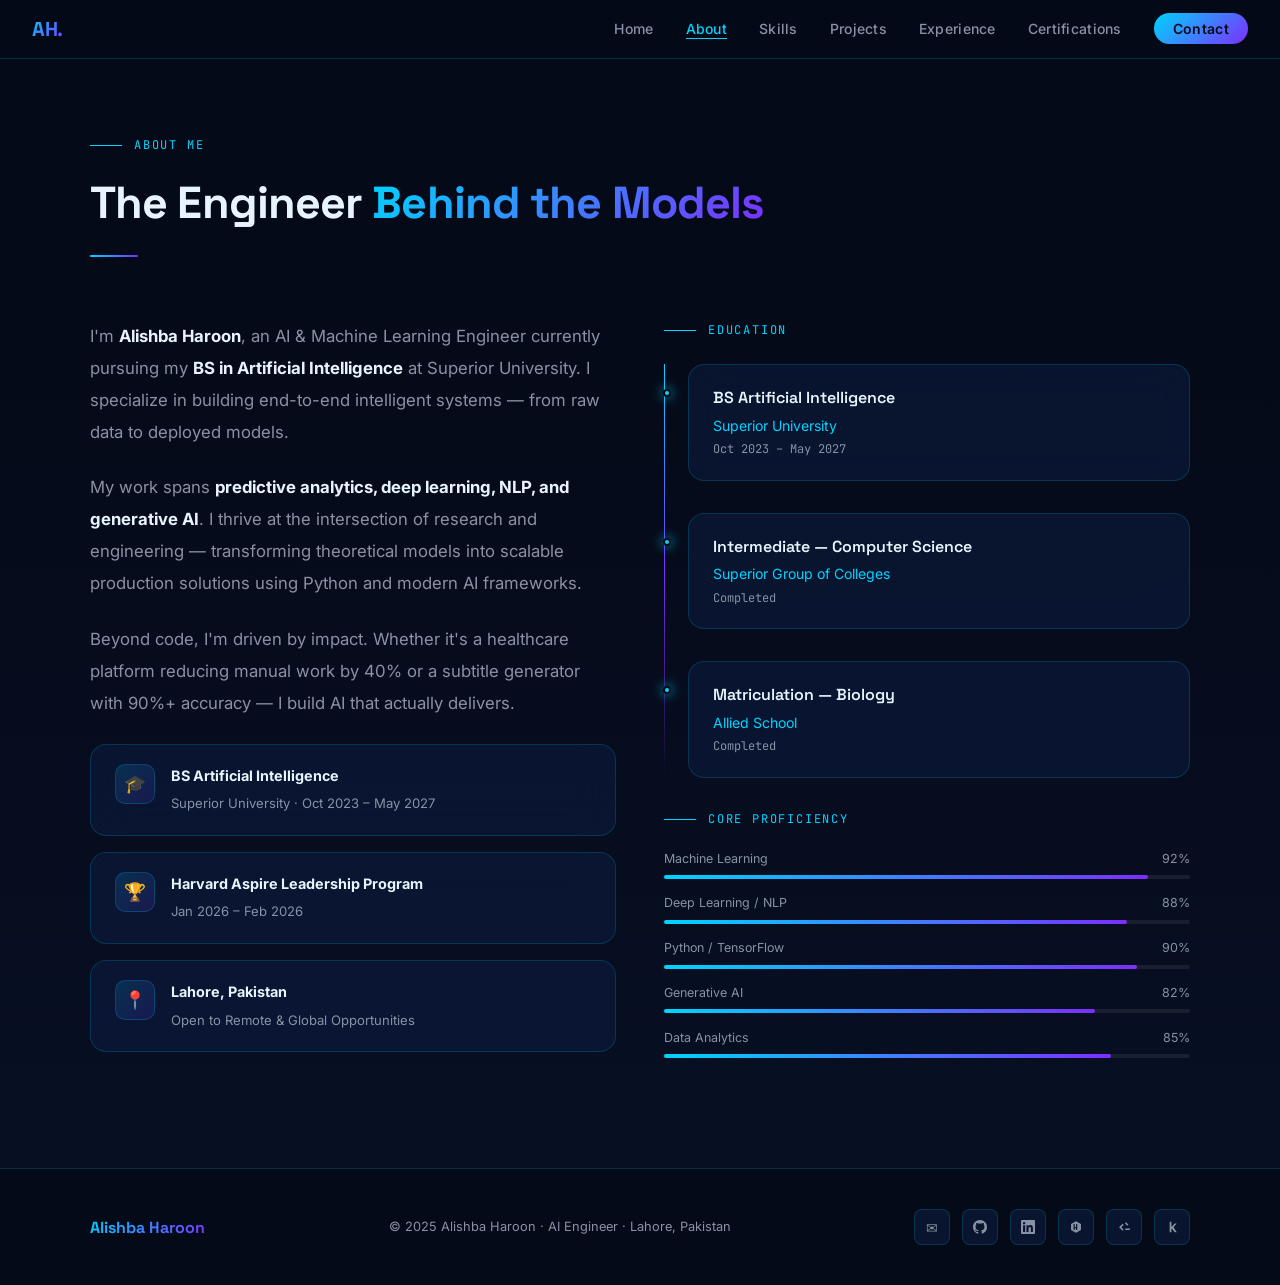
<file: about.html>
<!DOCTYPE html>
<html lang="en">
<head>
<meta charset="UTF-8">
<meta name="viewport" content="width=device-width, initial-scale=1.0">
<meta name="description" content="About Alishba Haroon, AI & Machine Learning Engineer pursuing a BS in Artificial Intelligence at Superior University.">
<meta name="keywords" content="AI Engineer, Machine Learning Engineer, NLP, Deep Learning, Python, TensorFlow, PyTorch, Alishba Haroon">
<title>About | Alishba Haroon</title>
<link rel="preconnect" href="https://fonts.googleapis.com">
<link href="https://fonts.googleapis.com/css2?family=Space+Grotesk:wght@300;400;500;600;700&family=Inter:wght@300;400;500;600&family=JetBrains+Mono:wght@400;500&display=swap" rel="stylesheet">
<link rel="stylesheet" href="styles.css">
</head>
<body>
<nav id="navbar">
  <a href="index.html" class="nav-logo">AH.</a>
  <ul class="nav-links">
    <li><a href="index.html">Home</a></li>
    <li><a href="about.html" class="active">About</a></li>
    <li><a href="skills.html">Skills</a></li>
    <li><a href="projects.html">Projects</a></li>
    <li><a href="experience.html">Experience</a></li>
    <li><a href="certifications.html">Certifications</a></li>
    <li><a href="contact.html" class="nav-cta">Contact</a></li>
  </ul>
  <button class="hamburger" id="hamburger" aria-label="Menu">
    <span></span><span></span><span></span>
  </button>
</nav>

<div class="mobile-menu" id="mobile-menu">
  <button class="mobile-close" id="mobile-close">✕</button>
  <a href="index.html" class="mobile-link">Home</a>
  <a href="about.html" class="mobile-link active">About</a>
  <a href="skills.html" class="mobile-link">Skills</a>
  <a href="projects.html" class="mobile-link">Projects</a>
  <a href="experience.html" class="mobile-link">Experience</a>
  <a href="certifications.html" class="mobile-link">Certs</a>
  <a href="contact.html" class="mobile-link nav-cta" style="padding:0.6rem 1.5rem;">Contact</a>
</div>


<section class="page-banner">
  <div class="container">
    <div class="section-eyebrow">About Me</div>
    <h2 class="section-title">The Engineer <span>Behind the Models</span></h2>
    <div class="section-divider"></div>
  </div>
</section>

<section id="about" style="padding-top:0;">
  <div class="container">
    <div class="about-grid">
      <div>
        <p class="about-bio">
          I'm <strong>Alishba Haroon</strong>, an AI &amp; Machine Learning Engineer currently pursuing my <strong>BS in Artificial Intelligence</strong> at Superior University. I specialize in building end-to-end intelligent systems — from raw data to deployed models.
        </p>
        <p class="about-bio">
          My work spans <strong>predictive analytics, deep learning, NLP, and generative AI</strong>. I thrive at the intersection of research and engineering — transforming theoretical models into scalable production solutions using Python and modern AI frameworks.
        </p>
        <p class="about-bio">
          Beyond code, I'm driven by impact. Whether it's a healthcare platform reducing manual work by 40% or a subtitle generator with 90%+ accuracy — I build AI that actually delivers.
        </p>

        <div class="about-highlight glass">
          <div class="highlight-icon">🎓</div>
          <div class="highlight-text">
            <strong>BS Artificial Intelligence</strong>
            <span>Superior University · Oct 2023 – May 2027</span>
          </div>
        </div>
        <div class="about-highlight glass">
          <div class="highlight-icon">🏆</div>
          <div class="highlight-text">
            <strong>Harvard Aspire Leadership Program</strong>
            <span>Jan 2026 – Feb 2026</span>
          </div>
        </div>
        <div class="about-highlight glass">
          <div class="highlight-icon">📍</div>
          <div class="highlight-text">
            <strong>Lahore, Pakistan</strong>
            <span>Open to Remote &amp; Global Opportunities</span>
          </div>
        </div>
      </div>

      <div>
        <div class="section-eyebrow" style="margin-bottom:1.5rem;">Education</div>
        <div class="edu-timeline">
          <div class="edu-item glass">
            <div class="edu-degree">BS Artificial Intelligence</div>
            <div class="edu-school">Superior University</div>
            <div class="edu-period">Oct 2023 – May 2027</div>
          </div>
          <div class="edu-item glass">
            <div class="edu-degree">Intermediate — Computer Science</div>
            <div class="edu-school">Superior Group of Colleges</div>
            <div class="edu-period">Completed</div>
          </div>
          <div class="edu-item glass">
            <div class="edu-degree">Matriculation — Biology</div>
            <div class="edu-school">Allied School</div>
            <div class="edu-period">Completed</div>
          </div>
        </div>

        <div style="margin-top:2rem;">
          <div class="section-eyebrow" style="margin-bottom:1.25rem;">Core Proficiency</div>
          <div class="skill-bar-wrap">
            <div class="skill-bar-item">
              <div class="skill-bar-label"><span>Machine Learning</span><span>92%</span></div>
              <div class="skill-bar-track"><div class="skill-bar-fill" data-width="92"></div></div>
            </div>
            <div class="skill-bar-item">
              <div class="skill-bar-label"><span>Deep Learning / NLP</span><span>88%</span></div>
              <div class="skill-bar-track"><div class="skill-bar-fill" data-width="88"></div></div>
            </div>
            <div class="skill-bar-item">
              <div class="skill-bar-label"><span>Python / TensorFlow</span><span>90%</span></div>
              <div class="skill-bar-track"><div class="skill-bar-fill" data-width="90"></div></div>
            </div>
            <div class="skill-bar-item">
              <div class="skill-bar-label"><span>Generative AI</span><span>82%</span></div>
              <div class="skill-bar-track"><div class="skill-bar-fill" data-width="82"></div></div>
            </div>
            <div class="skill-bar-item">
              <div class="skill-bar-label"><span>Data Analytics</span><span>85%</span></div>
              <div class="skill-bar-track"><div class="skill-bar-fill" data-width="85"></div></div>
            </div>
          </div>
        </div>
      </div>
    </div>
  </div>
</section>


<footer>
  <div class="footer-inner">
    <div class="footer-name">Alishba Haroon</div>
    <div class="footer-copy">© 2025 Alishba Haroon · AI Engineer · Lahore, Pakistan</div>
    <div class="social-icons">
      <a href="mailto:alishbaharoon988@gmail.com" class="social-icon" title="Email">✉</a>
      <a href="https://github.com/Alishba-Haroon" target="_blank" class="social-icon" title="GitHub">
        <svg width="14" height="14" viewBox="0 0 24 24" fill="currentColor"><path d="M12 0C5.37 0 0 5.37 0 12c0 5.31 3.435 9.795 8.205 11.385.6.105.825-.255.825-.57 0-.285-.015-1.23-.015-2.235-3.015.555-3.795-.735-4.035-1.41-.135-.345-.72-1.41-1.23-1.695-.42-.225-1.02-.78-.015-.795.945-.015 1.62.87 1.845 1.23 1.08 1.815 2.805 1.305 3.495.99.105-.78.42-1.305.765-1.605-2.67-.3-5.46-1.335-5.46-5.925 0-1.305.465-2.385 1.23-3.225-.12-.3-.54-1.53.12-3.18 0 0 1.005-.315 3.3 1.23.96-.27 1.98-.405 3-.405s2.04.135 3 .405c2.295-1.56 3.3-1.23 3.3-1.23.66 1.65.24 2.88.12 3.18.765.84 1.23 1.905 1.23 3.225 0 4.605-2.805 5.625-5.475 5.925.435.375.81 1.095.81 2.22 0 1.605-.015 2.895-.015 3.3 0 .315.225.69.825.57A12.02 12.02 0 0 0 24 12c0-6.63-5.37-12-12-12z"/></svg>
      </a>
      <a href="https://linkedin.com/in/alishba-h-997508324" target="_blank" class="social-icon" title="LinkedIn">
        <svg width="14" height="14" viewBox="0 0 24 24" fill="currentColor"><path d="M20.447 20.452h-3.554v-5.569c0-1.328-.027-3.037-1.852-3.037-1.853 0-2.136 1.445-2.136 2.939v5.667H9.351V9h3.414v1.561h.046c.477-.9 1.637-1.85 3.37-1.85 3.601 0 4.267 2.37 4.267 5.455v6.286zM5.337 7.433a2.062 2.062 0 0 1-2.063-2.065 2.064 2.064 0 1 1 2.063 2.065zm1.782 13.019H3.555V9h3.564v11.452zM22.225 0H1.771C.792 0 0 .774 0 1.729v20.542C0 23.227.792 24 1.771 24h20.451C23.2 24 24 23.227 24 22.271V1.729C24 .774 23.2 0 22.222 0h.003z"/></svg>
      </a>
      <a href="https://www.hackerrank.com/profile/alishbaharoon" target="_blank" class="social-icon" title="HackerRank">
         <svg width="14" height="14" viewBox="0 0 24 24" fill="currentColor">
         <path d="M12 2L3.5 7v10L12 22l8.5-5V7L12 2zm2.2 15h-2v-3h-2.4v3h-2V7h2v5h2.4V7h2v10z"/>
         </svg>
      </a>
      <a href="https://leetcode.com/u/Alishba_Haroon/" target="_blank" class="social-icon" title="LeetCode">
        <svg width="16" height="16" viewBox="0 0 50 50" fill="currentColor">
        <path d="M20.6 37.1L9.5 26l11.1-11.1 3.5 3.5L16.5 26l7.6 7.6-3.5 3.5zm8.2-2.6h14.7v-5H28.8v5zm2.5-24.6l-3.5 3.5L35.4 21l3.5-3.5-7.6-7.6z"/>
        </svg>
      </a>
      <a href="https://www.kaggle.com/parkemma" target="_blank" class="social-icon" title="Kaggle">
         <svg width="14" height="14" viewBox="0 0 24 24" fill="currentColor">
         <path d="M8 3h3v9.2L16.6 6H20l-5.4 6.3L20.3 21h-3.7L12 14.9l-1 1.1V21H8V3z"/>
         </svg>
      </a>
    </div>
  </div>
</footer>

<script src="script.js"></script>
</body>
</html>
</file>
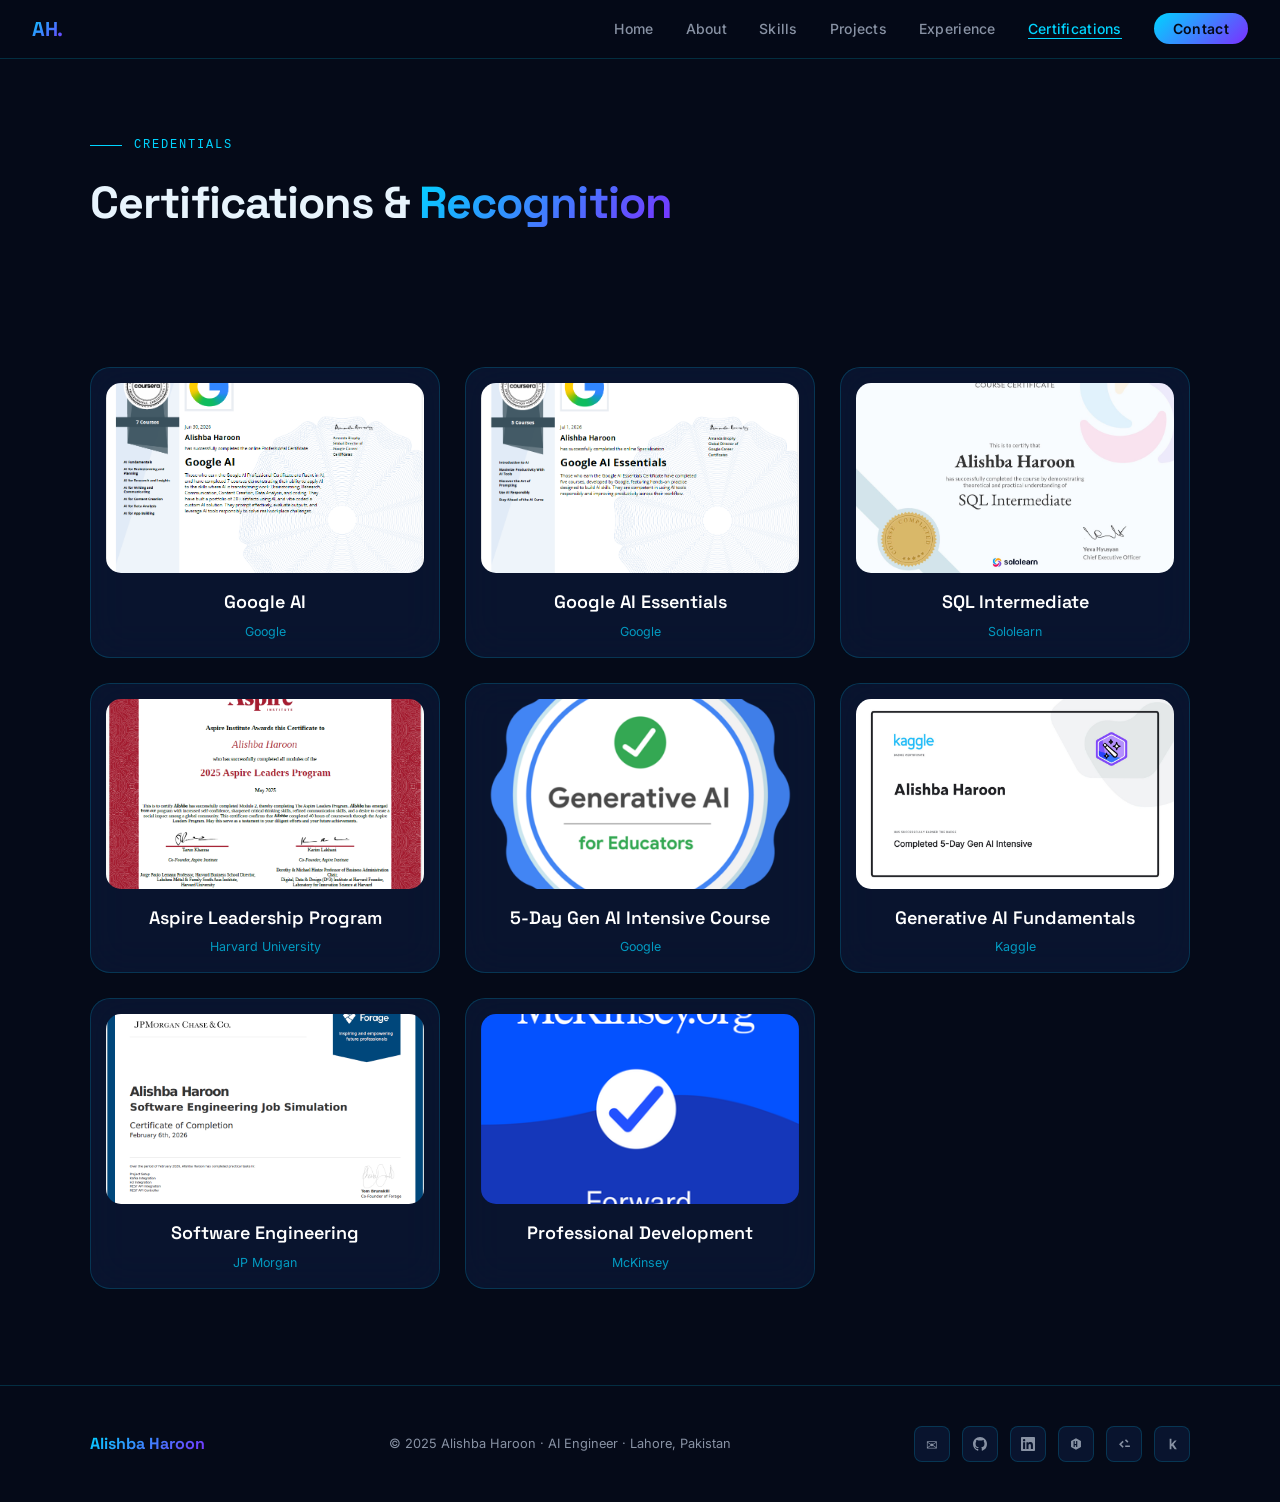
<file: certifications.html>
<!DOCTYPE html>
<html lang="en">
<head>
<meta charset="UTF-8">
<meta name="viewport" content="width=device-width, initial-scale=1.0">
<meta name="description" content="Certifications and recognitions earned by Alishba Haroon">
<title>Certifications | Alishba Haroon</title>
<link rel="preconnect" href="https://fonts.googleapis.com">
<link href="https://fonts.googleapis.com/css2?family=Space+Grotesk:wght@300;400;600;700&family=Inter:wght@300;400;600&display=swap" rel="stylesheet">
<link rel="stylesheet" href="styles.css">
<style>
.certs-grid{display:grid;grid-template-columns:repeat(auto-fit,minmax(260px,1fr));gap:25px;}
.cert-card{padding:15px;border-radius:20px;overflow:hidden;cursor:pointer;display:block!important;text-align:center;}
.cert-img{width:100%;height:190px;object-fit:cover;border-radius:15px;display:block;transition:.3s;}
.cert-img:hover{transform:scale(1.05);}
.cert-name{margin-top:15px;font-size:18px;font-weight:600;color:white;text-align:center;}
.cert-issuer{margin-top:5px;opacity:.7;text-align:center;}
.cert-modal{display:none;position:fixed;inset:0;background:rgba(0,0,0,.92);z-index:9999;justify-content:center;align-items:center;}
.cert-preview{text-align:center;}
.cert-preview img{max-width:90vw;max-height:80vh;border-radius:15px;}
.cert-preview h2{color:white;margin-top:20px;}
.close-cert{position:absolute;right:35px;top:20px;font-size:40px;color:white;cursor:pointer;}
</style>
</head>
<body>
<nav id="navbar">
<a href="index.html" class="nav-logo">AH.</a>
<ul class="nav-links">
<li><a href="index.html">Home</a></li>
<li><a href="about.html">About</a></li>
<li><a href="skills.html">Skills</a></li>
<li><a href="projects.html">Projects</a></li>
<li><a href="experience.html">Experience</a></li>
<li><a href="certifications.html" class="active">Certifications</a></li>
<li><a href="contact.html" class="nav-cta">Contact</a></li>
</ul>
</nav>

<section class="page-banner">
<div class="container">
<div class="section-eyebrow">Credentials</div>
<h2 class="section-title">Certifications & <span>Recognition</span></h2>
</div>
</section>

<section>
<div class="container">
<div class="certs-grid">
<div class="cert-card glass">
<img src="image/Google AI.png" class="cert-img" onclick="openCert(this.src,'Google AI')">
<div class="cert-name">Google AI</div>
<div class="cert-issuer">Google</div>
</div>
<div class="cert-card glass">
<img src="image/Google AI Essentials.png" class="cert-img" onclick="openCert(this.src,'Google AI Essentials')">
<div class="cert-name">Google AI Essentials</div>
<div class="cert-issuer">Google</div>
</div>
<div class="cert-card glass">
<img src="image/SQL.jpg" class="cert-img" onclick="openCert(this.src,'SQL Intermediate - Sololearn')">
<div class="cert-name">SQL Intermediate</div>
<div class="cert-issuer">Sololearn</div>
</div>
<div class="cert-card glass">
<img src="image/Aspire Leaders Program.png" class="cert-img" onclick="openCert(this.src,'Aspire Leadership Program - Harvard University')">
<div class="cert-name">Aspire Leadership Program</div>
<div class="cert-issuer">Harvard University</div>
</div>
<div class="cert-card glass">
<img src="image/genai-completion2.png" class="cert-img" onclick="openCert(this.src,'5-Day Gen AI Intensive Course - Kaggle')">
<div class="cert-name">5-Day Gen AI Intensive Course</div>
<div class="cert-issuer">Google</div>
</div>
<div class="cert-card glass">
<img src="image/Kaggle.jpeg" class="cert-img" onclick="openCert(this.src,'Generative AI Fundamentals - Google')">
<div class="cert-name">Generative AI Fundamentals</div>
<div class="cert-issuer">Kaggle</div>
</div>
<div class="cert-card glass">
<img src="image/JPMORGAN CHASE & CO..png" class="cert-img" onclick="openCert(this.src,'Software Engineering - JP Morgan')">
<div class="cert-name">Software Engineering</div>
<div class="cert-issuer">JP Morgan</div>
</div>
<div class="cert-card glass">
<img src="image/McKinsey.png" class="cert-img" onclick="openCert(this.src,'Professional Development - McKinsey')">
<div class="cert-name">Professional Development</div>
<div class="cert-issuer">McKinsey</div>
</div>


</div></div></section>

<div id="certModal" class="cert-modal">
<span class="close-cert" onclick="closeCert()">✕</span>
<div class="cert-preview">
<img id="fullCert">
<h2 id="certTitle"></h2>
</div>
</div>

<footer>
  <div class="footer-inner">
    <div class="footer-name">Alishba Haroon</div>
    <div class="footer-copy">© 2025 Alishba Haroon · AI Engineer · Lahore, Pakistan</div>
    <div class="social-icons">
      <a href="mailto:alishbaharoon988@gmail.com" class="social-icon" title="Email">✉</a>
      <a href="https://github.com/Alishba-Haroon" target="_blank" class="social-icon" title="GitHub">
        <svg width="14" height="14" viewBox="0 0 24 24" fill="currentColor"><path d="M12 0C5.37 0 0 5.37 0 12c0 5.31 3.435 9.795 8.205 11.385.6.105.825-.255.825-.57 0-.285-.015-1.23-.015-2.235-3.015.555-3.795-.735-4.035-1.41-.135-.345-.72-1.41-1.23-1.695-.42-.225-1.02-.78-.015-.795.945-.015 1.62.87 1.845 1.23 1.08 1.815 2.805 1.305 3.495.99.105-.78.42-1.305.765-1.605-2.67-.3-5.46-1.335-5.46-5.925 0-1.305.465-2.385 1.23-3.225-.12-.3-.54-1.53.12-3.18 0 0 1.005-.315 3.3 1.23.96-.27 1.98-.405 3-.405s2.04.135 3 .405c2.295-1.56 3.3-1.23 3.3-1.23.66 1.65.24 2.88.12 3.18.765.84 1.23 1.905 1.23 3.225 0 4.605-2.805 5.625-5.475 5.925.435.375.81 1.095.81 2.22 0 1.605-.015 2.895-.015 3.3 0 .315.225.69.825.57A12.02 12.02 0 0 0 24 12c0-6.63-5.37-12-12-12z"/></svg>
      </a>
      <a href="https://linkedin.com/in/alishba-h-997508324" target="_blank" class="social-icon" title="LinkedIn">
        <svg width="14" height="14" viewBox="0 0 24 24" fill="currentColor"><path d="M20.447 20.452h-3.554v-5.569c0-1.328-.027-3.037-1.852-3.037-1.853 0-2.136 1.445-2.136 2.939v5.667H9.351V9h3.414v1.561h.046c.477-.9 1.637-1.85 3.37-1.85 3.601 0 4.267 2.37 4.267 5.455v6.286zM5.337 7.433a2.062 2.062 0 0 1-2.063-2.065 2.064 2.064 0 1 1 2.063 2.065zm1.782 13.019H3.555V9h3.564v11.452zM22.225 0H1.771C.792 0 0 .774 0 1.729v20.542C0 23.227.792 24 1.771 24h20.451C23.2 24 24 23.227 24 22.271V1.729C24 .774 23.2 0 22.222 0h.003z"/></svg>
      </a>
      <a href="https://www.hackerrank.com/profile/alishbaharoon" target="_blank" class="social-icon" title="HackerRank">
         <svg width="14" height="14" viewBox="0 0 24 24" fill="currentColor">
         <path d="M12 2L3.5 7v10L12 22l8.5-5V7L12 2zm2.2 15h-2v-3h-2.4v3h-2V7h2v5h2.4V7h2v10z"/>
         </svg>
      </a>
      <a href="https://leetcode.com/u/Alishba_Haroon/" target="_blank" class="social-icon" title="LeetCode">
        <svg width="16" height="16" viewBox="0 0 50 50" fill="currentColor">
        <path d="M20.6 37.1L9.5 26l11.1-11.1 3.5 3.5L16.5 26l7.6 7.6-3.5 3.5zm8.2-2.6h14.7v-5H28.8v5zm2.5-24.6l-3.5 3.5L35.4 21l3.5-3.5-7.6-7.6z"/>
        </svg>
      </a>
      <a href="https://www.kaggle.com/parkemma" target="_blank" class="social-icon" title="Kaggle">
         <svg width="14" height="14" viewBox="0 0 24 24" fill="currentColor">
         <path d="M8 3h3v9.2L16.6 6H20l-5.4 6.3L20.3 21h-3.7L12 14.9l-1 1.1V21H8V3z"/>
         </svg>
      </a>
    </div>
  </div>
</footer>

<script>
function openCert(img,title){
document.getElementById("certModal").style.display="flex";
document.getElementById("fullCert").src=img;
document.getElementById("certTitle").innerHTML=title;
}
function closeCert(){
document.getElementById("certModal").style.display="none";
}
</script>
<script src="script.js"></script>
</body>
</html>
</file>
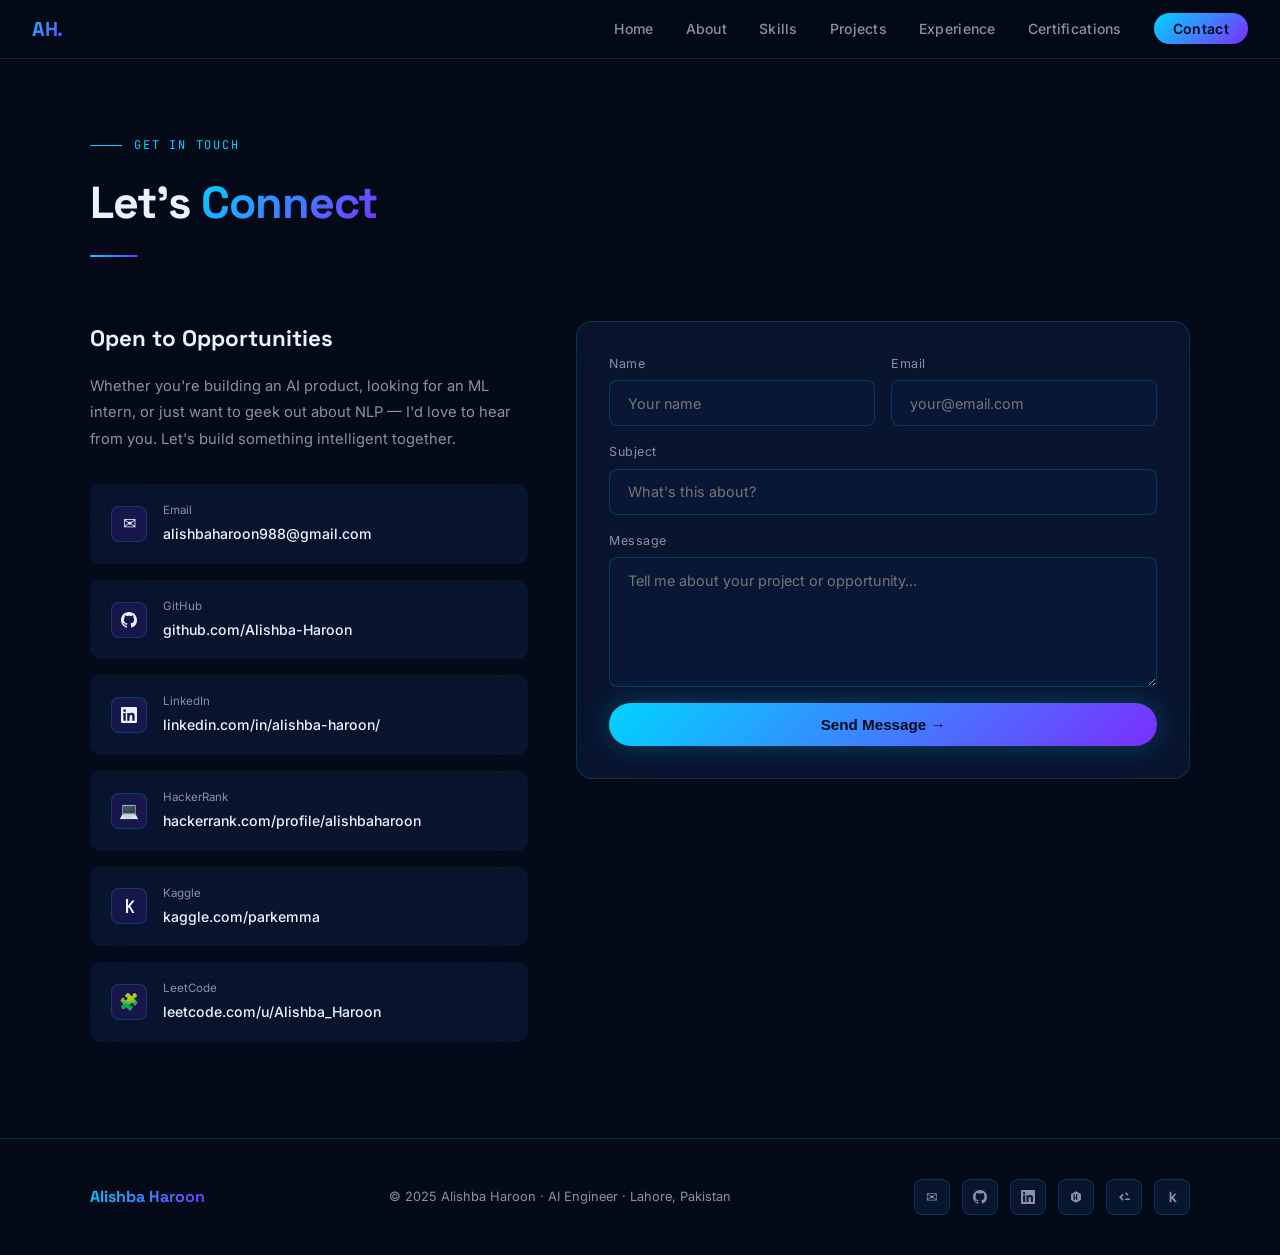
<file: contact.html>
<!DOCTYPE html>
<html lang="en">
<head>
<meta charset="UTF-8">
<meta name="viewport" content="width=device-width, initial-scale=1.0">
<meta name="description" content="Get in touch with Alishba Haroon for AI/ML engineering opportunities and collaborations.">
<meta name="keywords" content="AI Engineer, Machine Learning Engineer, NLP, Deep Learning, Python, TensorFlow, PyTorch, Alishba Haroon">
<title>Contact | Alishba Haroon</title>
<link rel="preconnect" href="https://fonts.googleapis.com">
<link href="https://fonts.googleapis.com/css2?family=Space+Grotesk:wght@300;400;500;600;700&family=Inter:wght@300;400;500;600&family=JetBrains+Mono:wght@400;500&display=swap" rel="stylesheet">
<link rel="stylesheet" href="styles.css">
</head>
<body>
<nav id="navbar">
  <a href="index.html" class="nav-logo">AH.</a>
  <ul class="nav-links">
    <li><a href="index.html">Home</a></li>
    <li><a href="about.html">About</a></li>
    <li><a href="skills.html">Skills</a></li>
    <li><a href="projects.html">Projects</a></li>
    <li><a href="experience.html">Experience</a></li>
    <li><a href="certifications.html">Certifications</a></li>
    <li><a href="contact.html" class="nav-cta active">Contact</a></li>
  </ul>
  <button class="hamburger" id="hamburger" aria-label="Menu">
    <span></span><span></span><span></span>
  </button>
</nav>

<div class="mobile-menu" id="mobile-menu">
  <button class="mobile-close" id="mobile-close">✕</button>
  <a href="index.html" class="mobile-link">Home</a>
  <a href="about.html" class="mobile-link">About</a>
  <a href="skills.html" class="mobile-link">Skills</a>
  <a href="projects.html" class="mobile-link">Projects</a>
  <a href="experience.html" class="mobile-link">Experience</a>
  <a href="certifications.html" class="mobile-link">Certs</a>
  <a href="contact.html" class="mobile-link nav-cta" style="padding:0.6rem 1.5rem;">Contact</a>
</div>


<section class="page-banner">
  <div class="container">
    <div class="section-eyebrow">Get In Touch</div>
    <h2 class="section-title">Let's <span>Connect</span></h2>
    <div class="section-divider"></div>
  </div>
</section>

<section id="contact" style="padding-top:0;">
  <div class="container">
    <div class="contact-grid">
      <div class="contact-info">
        <h3>Open to Opportunities</h3>
        <p>
          Whether you're building an AI product, looking for an ML intern, or just want to
          geek out about NLP — I'd love to hear from you. Let's build something intelligent together.
        </p>

        <div class="contact-links">
          <a href="mailto:alishbaharoon988@gmail.com" class="contact-link glass">
            <div class="cl-icon">✉</div>
            <div>
              <span class="cl-label">Email</span>
              <span class="cl-value">alishbaharoon988@gmail.com</span>
            </div>
          </a>

          <a href="https://github.com/Alishba-Haroon" target="_blank" class="contact-link glass">
            <div class="cl-icon">
              <svg width="16" height="16" viewBox="0 0 24 24" fill="currentColor"><path d="M12 0C5.37 0 0 5.37 0 12c0 5.31 3.435 9.795 8.205 11.385.6.105.825-.255.825-.57 0-.285-.015-1.23-.015-2.235-3.015.555-3.795-.735-4.035-1.41-.135-.345-.72-1.41-1.23-1.695-.42-.225-1.02-.78-.015-.795.945-.015 1.62.87 1.845 1.23 1.08 1.815 2.805 1.305 3.495.99.105-.78.42-1.305.765-1.605-2.67-.3-5.46-1.335-5.46-5.925 0-1.305.465-2.385 1.23-3.225-.12-.3-.54-1.53.12-3.18 0 0 1.005-.315 3.3 1.23.96-.27 1.98-.405 3-.405s2.04.135 3 .405c2.295-1.56 3.3-1.23 3.3-1.23.66 1.65.24 2.88.12 3.18.765.84 1.23 1.905 1.23 3.225 0 4.605-2.805 5.625-5.475 5.925.435.375.81 1.095.81 2.22 0 1.605-.015 2.895-.015 3.3 0 .315.225.69.825.57A12.02 12.02 0 0 0 24 12c0-6.63-5.37-12-12-12z"/></svg>
            </div>
            <div>
              <span class="cl-label">GitHub</span>
              <span class="cl-value">github.com/Alishba-Haroon</span>
            </div>
          </a>

          <a href="https://www.linkedin.com/in/alishba-haroon/" target="_blank" class="contact-link glass">
            <div class="cl-icon">
              <svg width="16" height="16" viewBox="0 0 24 24" fill="currentColor"><path d="M20.447 20.452h-3.554v-5.569c0-1.328-.027-3.037-1.852-3.037-1.853 0-2.136 1.445-2.136 2.939v5.667H9.351V9h3.414v1.561h.046c.477-.9 1.637-1.85 3.37-1.85 3.601 0 4.267 2.37 4.267 5.455v6.286zM5.337 7.433a2.062 2.062 0 0 1-2.063-2.065 2.064 2.064 0 1 1 2.063 2.065zm1.782 13.019H3.555V9h3.564v11.452zM22.225 0H1.771C.792 0 0 .774 0 1.729v20.542C0 23.227.792 24 1.771 24h20.451C23.2 24 24 23.227 24 22.271V1.729C24 .774 23.2 0 22.222 0h.003z"/></svg>
            </div>
            <div>
              <span class="cl-label">LinkedIn</span>
              <span class="cl-value">linkedin.com/in/alishba-haroon/</span>
            </div>
          </a>
          <a href="https://www.hackerrank.com/profile/alishbaharoon" target="_blank" class="contact-link glass">
          <div class="cl-icon">💻</div>
          <div>
            <span class="cl-label">HackerRank</span>
            <span class="cl-value">hackerrank.com/profile/alishbaharoon</span>
          </div>
          </a>
          <a href="https://www.kaggle.com/parkemma" target="_blank" class="contact-link glass">
          <div class="cl-icon">
            <svg width="16" height="16" viewBox="0 0 32 32" fill="currentColor">
            <path d="M18.7 16L27.4 5h-5.2l-8 10.3V2H10v28h4.2v-9.2l2-2.4 6.3 11.6H27L18.7 16z"/>
            </svg>
          </div>
          <div>
            <span class="cl-label">Kaggle</span>
            <span class="cl-value">kaggle.com/parkemma</span>
          </div>
          </a>
          <a href="https://leetcode.com/u/Alishba_Haroon/" target="_blank" class="contact-link glass">
          <div class="cl-icon">🧩</div>
          <div>
           <span class="cl-label">LeetCode</span>
           <span class="cl-value">leetcode.com/u/Alishba_Haroon</span>
          </div>
          </a>
        </div>
      </div>

      <div>
        <div class="glass" style="padding:2rem;">
          <div class="contact-form" id="contact-form">
            <div class="form-row">
              <div class="form-group">
                <label>Name</label>
                <input type="text" placeholder="Your name" id="form-name">
              </div>
              <div class="form-group">
                <label>Email</label>
                <input type="email" placeholder="your@email.com" id="form-email">
              </div>
            </div>
            <div class="form-group">
              <label>Subject</label>
              <input type="text" placeholder="What's this about?" id="form-subject">
            </div>
            <div class="form-group">
              <label>Message</label>
              <textarea placeholder="Tell me about your project or opportunity..." id="form-message"></textarea>
            </div>
            <button class="btn-primary" onclick="handleFormSubmit()" style="width:100%;justify-content:center;border:none;">
              Send Message →
            </button>
            <div id="form-feedback" style="display:none;padding:0.75rem;border-radius:8px;font-size:0.85rem;text-align:center;"></div>
          </div>
        </div>
      </div>
    </div>
  </div>
</section>


<footer>
  <div class="footer-inner">
    <div class="footer-name">Alishba Haroon</div>
    <div class="footer-copy">© 2025 Alishba Haroon · AI Engineer · Lahore, Pakistan</div>
    <div class="social-icons">
      <a href="mailto:alishbaharoon988@gmail.com" class="social-icon" title="Email">✉</a>
      <a href="https://github.com/Alishba-Haroon" target="_blank" class="social-icon" title="GitHub">
        <svg width="14" height="14" viewBox="0 0 24 24" fill="currentColor"><path d="M12 0C5.37 0 0 5.37 0 12c0 5.31 3.435 9.795 8.205 11.385.6.105.825-.255.825-.57 0-.285-.015-1.23-.015-2.235-3.015.555-3.795-.735-4.035-1.41-.135-.345-.72-1.41-1.23-1.695-.42-.225-1.02-.78-.015-.795.945-.015 1.62.87 1.845 1.23 1.08 1.815 2.805 1.305 3.495.99.105-.78.42-1.305.765-1.605-2.67-.3-5.46-1.335-5.46-5.925 0-1.305.465-2.385 1.23-3.225-.12-.3-.54-1.53.12-3.18 0 0 1.005-.315 3.3 1.23.96-.27 1.98-.405 3-.405s2.04.135 3 .405c2.295-1.56 3.3-1.23 3.3-1.23.66 1.65.24 2.88.12 3.18.765.84 1.23 1.905 1.23 3.225 0 4.605-2.805 5.625-5.475 5.925.435.375.81 1.095.81 2.22 0 1.605-.015 2.895-.015 3.3 0 .315.225.69.825.57A12.02 12.02 0 0 0 24 12c0-6.63-5.37-12-12-12z"/></svg>
      </a>
      <a href="https://linkedin.com/in/alishba-h-997508324" target="_blank" class="social-icon" title="LinkedIn">
        <svg width="14" height="14" viewBox="0 0 24 24" fill="currentColor"><path d="M20.447 20.452h-3.554v-5.569c0-1.328-.027-3.037-1.852-3.037-1.853 0-2.136 1.445-2.136 2.939v5.667H9.351V9h3.414v1.561h.046c.477-.9 1.637-1.85 3.37-1.85 3.601 0 4.267 2.37 4.267 5.455v6.286zM5.337 7.433a2.062 2.062 0 0 1-2.063-2.065 2.064 2.064 0 1 1 2.063 2.065zm1.782 13.019H3.555V9h3.564v11.452zM22.225 0H1.771C.792 0 0 .774 0 1.729v20.542C0 23.227.792 24 1.771 24h20.451C23.2 24 24 23.227 24 22.271V1.729C24 .774 23.2 0 22.222 0h.003z"/></svg>
      </a>
      <a href="https://www.hackerrank.com/profile/alishbaharoon" target="_blank" class="social-icon" title="HackerRank">
         <svg width="14" height="14" viewBox="0 0 24 24" fill="currentColor">
         <path d="M12 2L3.5 7v10L12 22l8.5-5V7L12 2zm2.2 15h-2v-3h-2.4v3h-2V7h2v5h2.4V7h2v10z"/>
         </svg>
      </a>
      <a href="https://leetcode.com/u/Alishba_Haroon/" target="_blank" class="social-icon" title="LeetCode">
        <svg width="16" height="16" viewBox="0 0 50 50" fill="currentColor">
        <path d="M20.6 37.1L9.5 26l11.1-11.1 3.5 3.5L16.5 26l7.6 7.6-3.5 3.5zm8.2-2.6h14.7v-5H28.8v5zm2.5-24.6l-3.5 3.5L35.4 21l3.5-3.5-7.6-7.6z"/>
        </svg>
      </a>
      <a href="https://www.kaggle.com/parkemma" target="_blank" class="social-icon" title="Kaggle">
         <svg width="14" height="14" viewBox="0 0 24 24" fill="currentColor">
         <path d="M8 3h3v9.2L16.6 6H20l-5.4 6.3L20.3 21h-3.7L12 14.9l-1 1.1V21H8V3z"/>
         </svg>
      </a>
    </div>
  </div>
</footer>

<script src="script.js"></script>
</body>
</html>
</file>
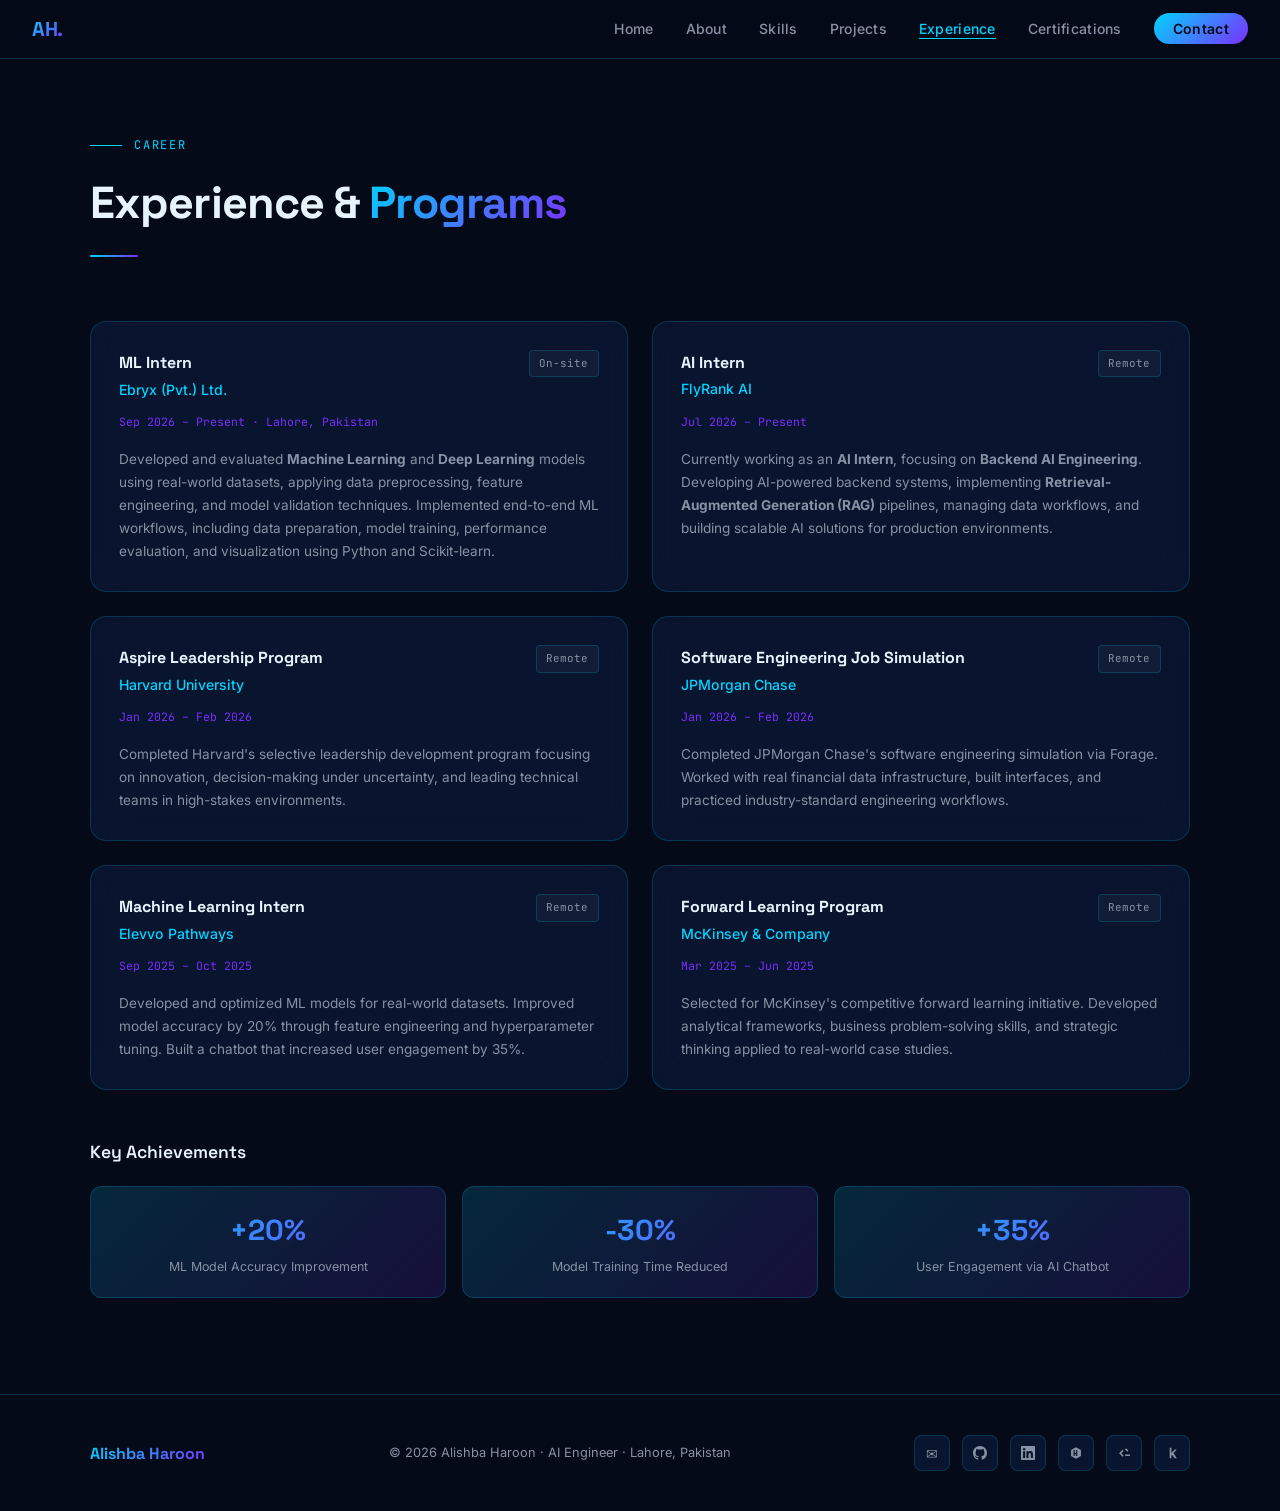
<file: experience.html>
<!DOCTYPE html>
<html lang="en">
<head>
<meta charset="UTF-8">
<meta name="viewport" content="width=device-width, initial-scale=1.0">
<meta name="description" content="Professional experience and leadership programs completed by Alishba Haroon.">
<meta name="keywords" content="AI Engineer, Machine Learning Engineer, NLP, Deep Learning, Python, TensorFlow, PyTorch, Alishba Haroon">
<title>Experience | Alishba Haroon</title>
<link rel="preconnect" href="https://fonts.googleapis.com">
<link href="https://fonts.googleapis.com/css2?family=Space+Grotesk:wght@300;400;500;600;700&family=Inter:wght@300;400;500;600&family=JetBrains+Mono:wght@400;500&display=swap" rel="stylesheet">
<link rel="stylesheet" href="styles.css">
</head>
<body>
<nav id="navbar">
  <a href="index.html" class="nav-logo">AH.</a>
  <ul class="nav-links">
    <li><a href="index.html">Home</a></li>
    <li><a href="about.html">About</a></li>
    <li><a href="skills.html">Skills</a></li>
    <li><a href="projects.html">Projects</a></li>
    <li><a href="experience.html" class="active">Experience</a></li>
    <li><a href="certifications.html">Certifications</a></li>
    <li><a href="contact.html" class="nav-cta">Contact</a></li>
  </ul>
  <button class="hamburger" id="hamburger" aria-label="Menu">
    <span></span><span></span><span></span>
  </button>
</nav>

<div class="mobile-menu" id="mobile-menu">
  <button class="mobile-close" id="mobile-close">✕</button>
  <a href="index.html" class="mobile-link">Home</a>
  <a href="about.html" class="mobile-link">About</a>
  <a href="skills.html" class="mobile-link">Skills</a>
  <a href="projects.html" class="mobile-link">Projects</a>
  <a href="experience.html" class="mobile-link active">Experience</a>
  <a href="certifications.html" class="mobile-link">Certs</a>
  <a href="contact.html" class="mobile-link nav-cta" style="padding:0.6rem 1.5rem;">Contact</a>
</div>

<section class="page-banner">
  <div class="container">
    <div class="section-eyebrow">Career</div>
    <h2 class="section-title">Experience &amp; <span>Programs</span></h2>
    <div class="section-divider"></div>
  </div>
</section>

<section id="experience" style="padding-top:0;">
  <div class="container">
    <div class="exp-grid">

      <div class="exp-card glass reveal">
        <div class="exp-header">
          <div>
            <div class="exp-role">ML Intern</div>
            <div class="exp-company">Ebryx (Pvt.) Ltd.</div>
          </div>
          <span class="exp-badge">On-site</span>
        </div>
        <div class="exp-period">Sep 2026 – Present · Lahore, Pakistan</div>
        <p style="font-size:0.85rem;color:var(--slate);line-height:1.7;">
          Developed and evaluated <strong>Machine Learning</strong> and <strong>Deep Learning</strong> models using real-world datasets, applying data preprocessing, feature engineering, and model validation techniques. Implemented end-to-end ML workflows, including data preparation, model training, performance evaluation, and visualization using Python and Scikit-learn.
        </p>
      </div>

      <div class="exp-card glass reveal">
        <div class="exp-header">
          <div>
            <div class="exp-role">AI Intern</div>
            <div class="exp-company">FlyRank AI</div>
          </div>
          <span class="exp-badge">Remote</span>
        </div>
        <div class="exp-period">Jul 2026 – Present</div>
        <p style="font-size:0.85rem;color:var(--slate);line-height:1.7;">
          Currently working as an <strong>AI Intern</strong>, focusing on <strong>Backend AI Engineering</strong>. Developing AI-powered backend systems, implementing <strong>Retrieval-Augmented Generation (RAG)</strong> pipelines, managing data workflows, and building scalable AI solutions for production environments.
        </p>
      </div>

      <div class="exp-card glass reveal">
        <div class="exp-header">
          <div>
            <div class="exp-role">Aspire Leadership Program</div>
            <div class="exp-company">Harvard University</div>
          </div>
          <span class="exp-badge">Remote</span>
        </div>
        <div class="exp-period">Jan 2026 – Feb 2026</div>
        <p style="font-size:0.85rem;color:var(--slate);line-height:1.7;">
          Completed Harvard's selective leadership development program focusing on innovation, decision-making under uncertainty, and leading technical teams in high-stakes environments.
        </p>
      </div>

      <div class="exp-card glass reveal">
        <div class="exp-header">
          <div>
            <div class="exp-role">Software Engineering Job Simulation</div>
            <div class="exp-company">JPMorgan Chase</div>
          </div>
          <span class="exp-badge">Remote</span>
        </div>
        <div class="exp-period">Jan 2026 – Feb 2026</div>
        <p style="font-size:0.85rem;color:var(--slate);line-height:1.7;">
          Completed JPMorgan Chase's software engineering simulation via Forage. Worked with real financial data infrastructure, built interfaces, and practiced industry-standard engineering workflows.
        </p>
      </div>

      <div class="exp-card glass reveal">
        <div class="exp-header">
          <div>
            <div class="exp-role">Machine Learning Intern</div>
            <div class="exp-company">Elevvo Pathways</div>
          </div>
          <span class="exp-badge">Remote</span>
        </div>
        <div class="exp-period">Sep 2025 – Oct 2025</div>
        <p style="font-size:0.85rem;color:var(--slate);line-height:1.7;">
          Developed and optimized ML models for real-world datasets. Improved model accuracy by 20% through feature engineering and hyperparameter tuning. Built a chatbot that increased user engagement by 35%.
        </p>
      </div>

      <div class="exp-card glass reveal">
        <div class="exp-header">
          <div>
            <div class="exp-role">Forward Learning Program</div>
            <div class="exp-company">McKinsey &amp; Company</div>
          </div>
          <span class="exp-badge">Remote</span>
        </div>
        <div class="exp-period">Mar 2025 – Jun 2025</div>
        <p style="font-size:0.85rem;color:var(--slate);line-height:1.7;">
          Selected for McKinsey's competitive forward learning initiative. Developed analytical frameworks, business problem-solving skills, and strategic thinking applied to real-world case studies.
        </p>
      </div>

    </div>

    <div class="achievements-section reveal">
      <div class="achievements-title">Key Achievements</div>
      <div class="achievements-grid">
        <div class="achievement-item">
          <div class="achievement-stat">+20%</div>
          <div class="achievement-desc">ML Model Accuracy Improvement</div>
        </div>
        <div class="achievement-item">
          <div class="achievement-stat">-30%</div>
          <div class="achievement-desc">Model Training Time Reduced</div>
        </div>
        <div class="achievement-item">
          <div class="achievement-stat">+35%</div>
          <div class="achievement-desc">User Engagement via AI Chatbot</div>
        </div>
      </div>
    </div>
  </div>
</section>

<footer>
  <div class="footer-inner">
    <div class="footer-name">Alishba Haroon</div>
    <div class="footer-copy">© 2026 Alishba Haroon · AI Engineer · Lahore, Pakistan</div>
    <div class="social-icons">
      <a href="mailto:alishbaharoon988@gmail.com" class="social-icon" title="Email">✉</a>
      <a href="https://github.com/Alishba-Haroon" target="_blank" class="social-icon" title="GitHub">
        <svg width="14" height="14" viewBox="0 0 24 24" fill="currentColor"><path d="M12 0C5.37 0 0 5.37 0 12c0 5.31 3.435 9.795 8.205 11.385.6.105.825-.255.825-.57 0-.285-.015-1.23-.015-2.235-3.015.555-3.795-.735-4.035-1.41-.135-.345-.72-1.41-1.23-1.695-.42-.225-1.02-.78-.015-.795.945-.015 1.62.87 1.845 1.23 1.08 1.815 2.805 1.305 3.495.99.105-.78.42-1.305.765-1.605-2.67-.3-5.46-1.335-5.46-5.925 0-1.305.465-2.385 1.23-3.225-.12-.3-.54-1.53.12-3.18 0 0 1.005-.315 3.3 1.23.96-.27 1.98-.405 3-.405s2.04.135 3 .405c2.295-1.56 3.3-1.23 3.3-1.23.66 1.65.24 2.88.12 3.18.765.84 1.23 1.905 1.23 3.225 0 4.605-2.805 5.625-5.475 5.925.435.375.81 1.095.81 2.22 0 1.605-.015 2.895-.015 3.3 0 .315.225.69.825.57A12.02 12.02 0 0 0 24 12c0-6.63-5.37-12-12-12z"/></svg>
      </a>
      <a href="https://linkedin.com/in/alishba-h-997508324" target="_blank" class="social-icon" title="LinkedIn">
        <svg width="14" height="14" viewBox="0 0 24 24" fill="currentColor"><path d="M20.447 20.452h-3.554v-5.569c0-1.328-.027-3.037-1.852-3.037-1.853 0-2.136 1.445-2.136 2.939v5.667H9.351V9h3.414v1.561h.046c.477-.9 1.637-1.85 3.37-1.85 3.601 0 4.267 2.37 4.267 5.455v6.286zM5.337 7.433a2.062 2.062 0 0 1-2.063-2.065 2.064 2.064 0 1 1 2.063 2.065zm1.782 13.019H3.555V9h3.564v11.452zM22.225 0H1.771C.792 0 0 .774 0 1.729v20.542C0 23.227.792 24 1.771 24h20.451C23.2 24 24 23.227 24 22.271V1.729C24 .774 23.2 0 22.222 0h.003z"/></svg>
      </a>
      <a href="https://www.hackerrank.com/profile/alishbaharoon" target="_blank" class="social-icon" title="HackerRank">
        <svg width="14" height="14" viewBox="0 0 24 24" fill="currentColor"><path d="M12 2L3.5 7v10L12 22l8.5-5V7L12 2zm2.2 15h-2v-3h-2.4v3h-2V7h2v5h2.4V7h2v10z"/></svg>
      </a>
      <a href="https://leetcode.com/u/Alishba_Haroon/" target="_blank" class="social-icon" title="LeetCode">
        <svg width="16" height="16" viewBox="0 0 50 50" fill="currentColor"><path d="M20.6 37.1L9.5 26l11.1-11.1 3.5 3.5L16.5 26l7.6 7.6-3.5 3.5zm8.2-2.6h14.7v-5H28.8v5zm2.5-24.6l-3.5 3.5L35.4 21l3.5-3.5-7.6-7.6z"/></svg>
      </a>
      <a href="https://www.kaggle.com/parkemma" target="_blank" class="social-icon" title="Kaggle">
        <svg width="14" height="14" viewBox="0 0 24 24" fill="currentColor"><path d="M8 3h3v9.2L16.6 6H20l-5.4 6.3L20.3 21h-3.7L12 14.9l-1 1.1V21H8V3z"/></svg>
      </a>
    </div>
  </div>
</footer>

<script src="script.js"></script>
</body>
</html>
</file>
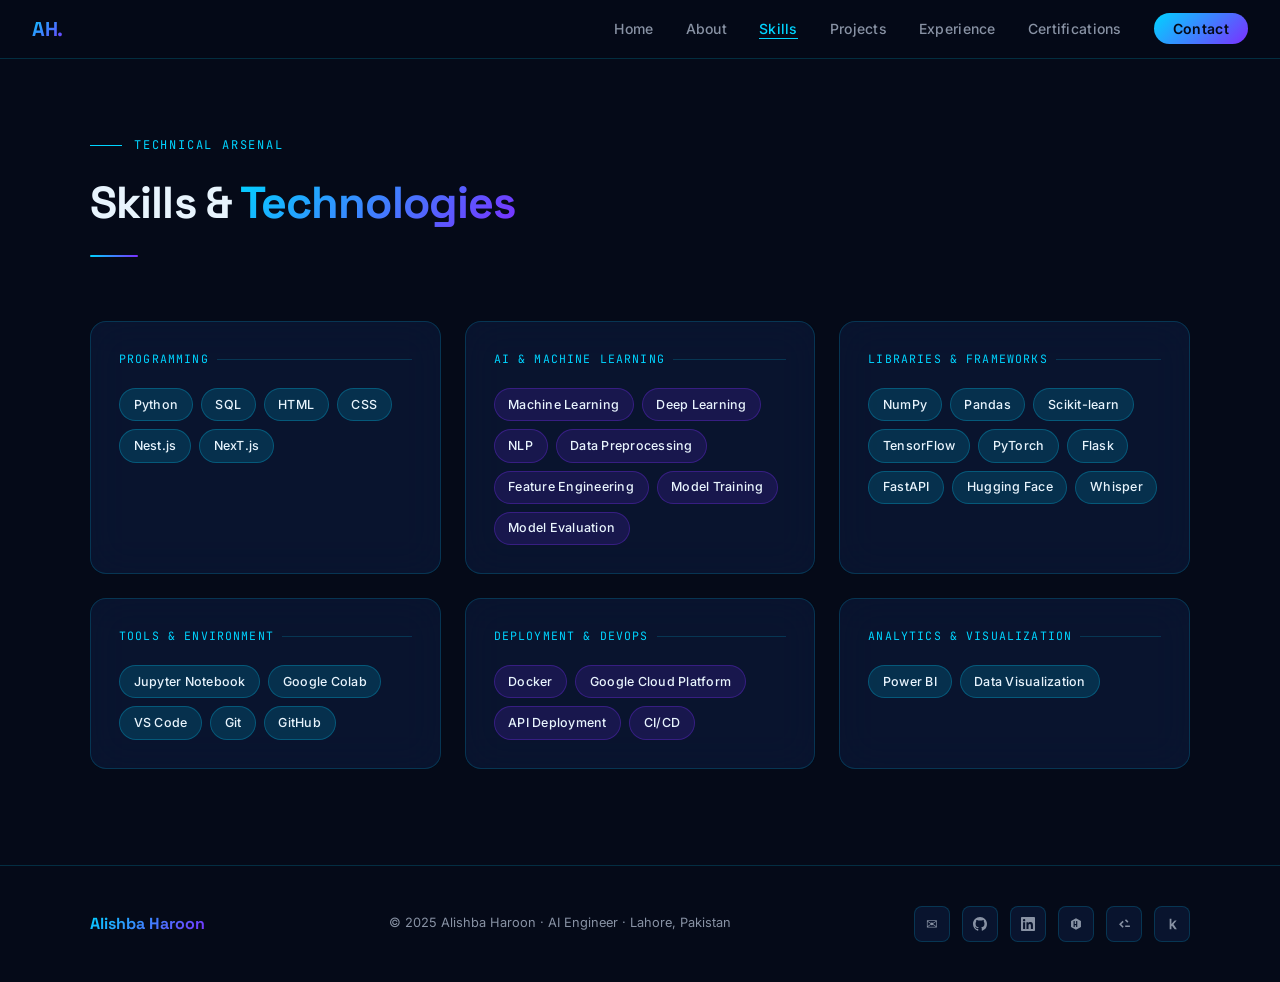
<file: skills.html>
<!DOCTYPE html>
<html lang="en">
<head>
<meta charset="UTF-8">
<meta name="viewport" content="width=device-width, initial-scale=1.0">
<meta name="description" content="Technical skills and AI/ML technology stack of Alishba Haroon, AI Engineer.">
<meta name="keywords" content="AI Engineer, Machine Learning Engineer, NLP, Deep Learning, Python, TensorFlow, PyTorch, Alishba Haroon">
<title>Skills | Alishba Haroon</title>
<link rel="preconnect" href="https://fonts.googleapis.com">
<link href="https://fonts.googleapis.com/css2?family=Space+Grotesk:wght@300;400;500;600;700&family=Inter:wght@300;400;500;600&family=JetBrains+Mono:wght@400;500&display=swap" rel="stylesheet">
<link rel="stylesheet" href="styles.css">
</head>
<body>
<nav id="navbar">
  <a href="index.html" class="nav-logo">AH.</a>
  <ul class="nav-links">
    <li><a href="index.html">Home</a></li>
    <li><a href="about.html">About</a></li>
    <li><a href="skills.html" class="active">Skills</a></li>
    <li><a href="projects.html">Projects</a></li>
    <li><a href="experience.html">Experience</a></li>
    <li><a href="certifications.html">Certifications</a></li>
    <li><a href="contact.html" class="nav-cta">Contact</a></li>
  </ul>
  <button class="hamburger" id="hamburger" aria-label="Menu">
    <span></span><span></span><span></span>
  </button>
</nav>

<div class="mobile-menu" id="mobile-menu">
  <button class="mobile-close" id="mobile-close">✕</button>
  <a href="index.html" class="mobile-link">Home</a>
  <a href="about.html" class="mobile-link">About</a>
  <a href="skills.html" class="mobile-link active">Skills</a>
  <a href="projects.html" class="mobile-link">Projects</a>
  <a href="experience.html" class="mobile-link">Experience</a>
  <a href="certifications.html" class="mobile-link">Certs</a>
  <a href="contact.html" class="mobile-link nav-cta" style="padding:0.6rem 1.5rem;">Contact</a>
</div>


<section class="page-banner">
  <div class="container">
    <div class="section-eyebrow">Technical Arsenal</div>
    <h2 class="section-title">Skills &amp; <span>Technologies</span></h2>
    <div class="section-divider"></div>
  </div>
</section>

<section id="skills" style="padding-top:0;">
  <div class="container">
    <div class="skills-grid">
      <div class="skill-card glass reveal">
        <div class="skill-cat-label">Programming</div>
        <div class="skill-tags">
          <span class="tag">Python</span>
          <span class="tag">SQL</span>
          <span class="tag">HTML</span>
          <span class="tag">CSS</span>
          <span class="tag">Nest.js</span>
          <span class="tag">NexT.js</span>
        </div>
      </div>

      <div class="skill-card glass reveal">
        <div class="skill-cat-label">AI &amp; Machine Learning</div>
        <div class="skill-tags">
          <span class="tag violet">Machine Learning</span>
          <span class="tag violet">Deep Learning</span>
          <span class="tag violet">NLP</span>
          <span class="tag violet">Data Preprocessing</span>
          <span class="tag violet">Feature Engineering</span>
          <span class="tag violet">Model Training</span>
          <span class="tag violet">Model Evaluation</span>
        </div>
      </div>

      <div class="skill-card glass reveal">
        <div class="skill-cat-label">Libraries &amp; Frameworks</div>
        <div class="skill-tags">
          <span class="tag">NumPy</span>
          <span class="tag">Pandas</span>
          <span class="tag">Scikit-learn</span>
          <span class="tag">TensorFlow</span>
          <span class="tag">PyTorch</span>
          <span class="tag">Flask</span>
          <span class="tag">FastAPI</span>
          <span class="tag">Hugging Face</span>
          <span class="tag">Whisper</span>
        </div>
      </div>

      <div class="skill-card glass reveal">
        <div class="skill-cat-label">Tools &amp; Environment</div>
        <div class="skill-tags">
          <span class="tag">Jupyter Notebook</span>
          <span class="tag">Google Colab</span>
          <span class="tag">VS Code</span>
          <span class="tag">Git</span>
          <span class="tag">GitHub</span>
        </div>
      </div>

      <div class="skill-card glass reveal">
        <div class="skill-cat-label">Deployment &amp; DevOps</div>
        <div class="skill-tags">
          <span class="tag violet">Docker</span>
          <span class="tag violet">Google Cloud Platform</span>
          <span class="tag violet">API Deployment</span>
          <span class="tag violet">CI/CD</span>
        </div>
      </div>

      <div class="skill-card glass reveal">
        <div class="skill-cat-label">Analytics &amp; Visualization</div>
        <div class="skill-tags">
          <span class="tag">Power BI</span>
          <span class="tag">Data Visualization</span>
        </div>
      </div>
    </div>
  </div>
</section>


<footer>
  <div class="footer-inner">
    <div class="footer-name">Alishba Haroon</div>
    <div class="footer-copy">© 2025 Alishba Haroon · AI Engineer · Lahore, Pakistan</div>
    <div class="social-icons">
      <a href="mailto:alishbaharoon988@gmail.com" class="social-icon" title="Email">✉</a>
      <a href="https://github.com/Alishba-Haroon" target="_blank" class="social-icon" title="GitHub">
        <svg width="14" height="14" viewBox="0 0 24 24" fill="currentColor"><path d="M12 0C5.37 0 0 5.37 0 12c0 5.31 3.435 9.795 8.205 11.385.6.105.825-.255.825-.57 0-.285-.015-1.23-.015-2.235-3.015.555-3.795-.735-4.035-1.41-.135-.345-.72-1.41-1.23-1.695-.42-.225-1.02-.78-.015-.795.945-.015 1.62.87 1.845 1.23 1.08 1.815 2.805 1.305 3.495.99.105-.78.42-1.305.765-1.605-2.67-.3-5.46-1.335-5.46-5.925 0-1.305.465-2.385 1.23-3.225-.12-.3-.54-1.53.12-3.18 0 0 1.005-.315 3.3 1.23.96-.27 1.98-.405 3-.405s2.04.135 3 .405c2.295-1.56 3.3-1.23 3.3-1.23.66 1.65.24 2.88.12 3.18.765.84 1.23 1.905 1.23 3.225 0 4.605-2.805 5.625-5.475 5.925.435.375.81 1.095.81 2.22 0 1.605-.015 2.895-.015 3.3 0 .315.225.69.825.57A12.02 12.02 0 0 0 24 12c0-6.63-5.37-12-12-12z"/></svg>
      </a>
      <a href="https://linkedin.com/in/alishba-h-997508324" target="_blank" class="social-icon" title="LinkedIn">
        <svg width="14" height="14" viewBox="0 0 24 24" fill="currentColor"><path d="M20.447 20.452h-3.554v-5.569c0-1.328-.027-3.037-1.852-3.037-1.853 0-2.136 1.445-2.136 2.939v5.667H9.351V9h3.414v1.561h.046c.477-.9 1.637-1.85 3.37-1.85 3.601 0 4.267 2.37 4.267 5.455v6.286zM5.337 7.433a2.062 2.062 0 0 1-2.063-2.065 2.064 2.064 0 1 1 2.063 2.065zm1.782 13.019H3.555V9h3.564v11.452zM22.225 0H1.771C.792 0 0 .774 0 1.729v20.542C0 23.227.792 24 1.771 24h20.451C23.2 24 24 23.227 24 22.271V1.729C24 .774 23.2 0 22.222 0h.003z"/></svg>
      </a>
      <a href="https://www.hackerrank.com/profile/alishbaharoon" target="_blank" class="social-icon" title="HackerRank">
         <svg width="14" height="14" viewBox="0 0 24 24" fill="currentColor">
         <path d="M12 2L3.5 7v10L12 22l8.5-5V7L12 2zm2.2 15h-2v-3h-2.4v3h-2V7h2v5h2.4V7h2v10z"/>
         </svg>
      </a>
      <a href="https://leetcode.com/u/Alishba_Haroon/" target="_blank" class="social-icon" title="LeetCode">
        <svg width="16" height="16" viewBox="0 0 50 50" fill="currentColor">
        <path d="M20.6 37.1L9.5 26l11.1-11.1 3.5 3.5L16.5 26l7.6 7.6-3.5 3.5zm8.2-2.6h14.7v-5H28.8v5zm2.5-24.6l-3.5 3.5L35.4 21l3.5-3.5-7.6-7.6z"/>
        </svg>
      </a>
      <a href="https://www.kaggle.com/parkemma" target="_blank" class="social-icon" title="Kaggle">
         <svg width="14" height="14" viewBox="0 0 24 24" fill="currentColor">
         <path d="M8 3h3v9.2L16.6 6H20l-5.4 6.3L20.3 21h-3.7L12 14.9l-1 1.1V21H8V3z"/>
         </svg>
      </a>
    </div>
  </div>
</footer>

<script src="script.js"></script>
</body>
</html>
</file>
<file: styles.css>
/* styles.css - Complete Combined File */
:root {
  --bg-deep: #050A18;
  --bg-mid: #0D1B3E;
  --bg-card: rgba(13, 27, 62, 0.6);
  --cyan: #00D4FF;
  --violet: #7B2FFF;
  --cyan-dim: rgba(0, 212, 255, 0.15);
  --violet-dim: rgba(123, 47, 255, 0.15);
  --white: #E8F4FD;
  --slate: #8892A4;
  --border: rgba(0, 212, 255, 0.18);
  --glow-cyan: 0 0 30px rgba(0, 212, 255, 0.25);
  --glow-violet: 0 0 30px rgba(123, 47, 255, 0.25);
  --radius: 20px;
  --transition: 0.3s cubic-bezier(0.4, 0, 0.2, 1);
}

*, *::before, *::after {
  box-sizing: border-box;
  margin: 0;
  padding: 0;
}

html {
  scroll-behavior: smooth;
}

body {
  font-family: 'Inter', sans-serif;
  background: var(--bg-deep);
  color: var(--white);
  overflow-x: hidden;
  line-height: 1.6;
}

/* ── SCROLLBAR ── */
::-webkit-scrollbar {
  width: 6px;
}
::-webkit-scrollbar-track {
  background: var(--bg-deep);
}
::-webkit-scrollbar-thumb {
  background: var(--cyan);
  border-radius: 3px;
}

/* ── NAV ── */
#navbar {
  position: fixed;
  top: 0;
  left: 0;
  right: 0;
  z-index: 1000;
  padding: 0.8rem 2rem;
  display: flex;
  align-items: center;
  justify-content: space-between;
  background: rgba(5, 10, 24, 0.85);
  backdrop-filter: blur(20px);
  -webkit-backdrop-filter: blur(20px);
  border-bottom: 1px solid var(--border);
  transition: all 0.3s ease;
}

#navbar.scrolled {
  background: rgba(5, 10, 24, 0.97);
  box-shadow: 0 8px 32px rgba(0, 0, 0, 0.5);
}

.nav-logo {
  font-family: 'Space Grotesk', sans-serif;
  font-weight: 700;
  font-size: 1.25rem;
  background: linear-gradient(135deg, var(--cyan), var(--violet));
  -webkit-background-clip: text;
  -webkit-text-fill-color: transparent;
  background-clip: text;
  letter-spacing: -0.02em;
  text-decoration: none;
}

.nav-links {
  display: flex;
  gap: 2rem;
  list-style: none;
  align-items: center;
}

.nav-links a {
  color: var(--slate);
  text-decoration: none;
  font-size: 0.875rem;
  font-weight: 500;
  letter-spacing: 0.02em;
  transition: color 0.2s;
  position: relative;
}

.nav-links a::after {
  content: '';
  position: absolute;
  bottom: -2px;
  left: 0;
  width: 0;
  height: 1px;
  background: var(--cyan);
  transition: width 0.3s;
}

.nav-links a:hover {
  color: var(--cyan);
}
.nav-links a:hover::after {
  width: 100%;
}

.nav-links a.active {
  color: var(--cyan);
}
.nav-links a.active::after {
  width: 100%;
}

.nav-cta {
  background: linear-gradient(135deg, var(--cyan), var(--violet));
  color: var(--bg-deep) !important;
  padding: 0.45rem 1.2rem;
  border-radius: 40px;
  font-weight: 600 !important;
  -webkit-text-fill-color: var(--bg-deep) !important;
  transition: all 0.3s;
}

.nav-cta:hover {
  opacity: 0.85;
  transform: translateY(-2px);
  box-shadow: 0 8px 24px rgba(108, 106, 255, 0.35);
}
.nav-cta::after {
  display: none !important;
}

.hamburger {
  display: none;
  flex-direction: column;
  gap: 5px;
  cursor: pointer;
  background: none;
  border: none;
  padding: 4px;
}

.hamburger span {
  width: 24px;
  height: 2px;
  background: var(--white);
  border-radius: 1px;
  transition: all 0.3s;
}

/* ── MOBILE MENU ── */
.mobile-menu {
  position: fixed;
  top: 0;
  right: -100%;
  width: 80%;
  max-width: 320px;
  height: 100vh;
  background: var(--bg-secondary);
  backdrop-filter: blur(20px);
  -webkit-backdrop-filter: blur(20px);
  border-left: 1px solid var(--border-color);
  padding: 3rem 2rem;
  display: flex;
  flex-direction: column;
  gap: 1.5rem;
  transition: 0.4s cubic-bezier(0.4, 0, 0.2, 1);
  z-index: 2000;
}

.mobile-menu.open {
  right: 0;
}

.mobile-close {
  align-self: flex-end;
  background: transparent;
  border: none;
  color: white;
  font-size: 1.8rem;
  cursor: pointer;
}

.mobile-link {
  color: var(--text-secondary);
  text-decoration: none;
  font-size: 1.2rem;
  font-weight: 500;
  padding: 0.4rem 0;
  border-bottom: 1px solid rgba(255, 255, 255, 0.05);
  transition: color 0.3s;
}

.mobile-link:hover,
.mobile-link.active {
  color: white;
}

/* ── HERO ── */
#hero {
  min-height: 100vh;
  display: flex;
  align-items: center;
  justify-content: center;
  position: relative;
  overflow: hidden;
  padding: 6rem 2rem 4rem;
}

#neural-canvas {
  position: absolute;
  top: 0;
  left: 0;
  width: 100%;
  height: 100%;
  z-index: 1;
  pointer-events: none;
  opacity: 0.35;
}

.hero-bg-gradient {
  position: absolute;
  inset: 0;
  z-index: 0;
  background: radial-gradient(ellipse 80% 60% at 50% 0%, rgba(123, 47, 255, 0.18) 0%, transparent 60%),
              radial-gradient(ellipse 60% 40% at 80% 80%, rgba(0, 212, 255, 0.12) 0%, transparent 50%);
}

.mesh-overlay {
  position: absolute;
  inset: 0;
  z-index: 1;
  pointer-events: none;
  background: radial-gradient(circle at 20% 30%, rgba(0, 212, 255, 0.06) 0%, transparent 40%),
              radial-gradient(circle at 80% 70%, rgba(123, 47, 255, 0.06) 0%, transparent 40%);
}

.hero-visual {
  position: absolute;
  right: 5%;
  top: 20%;
  width: 35%;
  max-width: 450px;
  z-index: 0;
  opacity: 0.15;
  pointer-events: none;
}

.ai-object {
  width: 100%;
  max-width: 480px;
  animation: floatY 6s ease-in-out infinite, sway 10s ease-in-out infinite;
  filter: drop-shadow(0 0 35px rgba(0, 212, 255, 0.45));
  transform-style: preserve-3d;
  will-change: transform;
}

@keyframes floatY {
  0%, 100% { transform: translateY(0); }
  50% { transform: translateY(-18px); }
}

@keyframes sway {
  0% { transform: translateX(-25px) rotateY(-10deg); }
  50% { transform: translateX(25px) rotateY(10deg); }
  100% { transform: translateX(-25px) rotateY(-10deg); }
}

.hero-content {
  position: relative;
  z-index: 2;
  max-width: 900px;
  text-align: center;
  animation: fadeInUp 0.9s ease both;
}

.profile-avatar-wrap {
  display: flex;
  justify-content: center;
  margin-bottom: 1.5rem;
  animation: fadeInUp 0.9s 0.05s ease both;
}

.profile-avatar {
  width: 120px;
  height: 120px;
  border-radius: 50%;
  padding: 4px;
  background: linear-gradient(135deg, var(--cyan), var(--violet));
  box-shadow: var(--glow-cyan);
  overflow: hidden;
  transition: var(--transition);
}

.profile-avatar:hover {
  transform: scale(1.04);
  box-shadow: 0 0 60px rgba(108, 106, 255, 0.5);
}

.profile-avatar img {
  width: 100%;
  height: 100%;
  border-radius: 50%;
  display: block;
  object-fit: cover;
  background: var(--bg-mid);
  border: 3px solid var(--bg-deep);
}

.hero-badge {
  display: inline-flex;
  align-items: center;
  gap: 0.5rem;
  background: var(--violet-dim);
  border: 1px solid rgba(123, 47, 255, 0.4);
  color: var(--cyan);
  padding: 0.35rem 1rem;
  border-radius: 50px;
  font-size: 0.78rem;
  font-family: 'JetBrains Mono', monospace;
  letter-spacing: 0.06em;
  margin-bottom: 1.5rem;
  animation: fadeInUp 0.9s 0.1s ease both;
}

.hero-badge::before {
  content: '';
  width: 6px;
  height: 6px;
  border-radius: 50%;
  background: var(--cyan);
  animation: pulse 2s infinite;
}

.hero-name {
  font-family: 'Space Grotesk', sans-serif;
  font-size: clamp(2.8rem, 7vw, 5.5rem);
  font-weight: 700;
  line-height: 1.05;
  letter-spacing: -0.03em;
  background: linear-gradient(135deg, var(--white) 30%, var(--cyan) 70%, var(--violet) 100%);
  -webkit-background-clip: text;
  -webkit-text-fill-color: transparent;
  background-clip: text;
  margin-bottom: 1rem;
  animation: fadeInUp 0.9s 0.2s ease both;
}

.hero-title {
  font-family: 'JetBrains Mono', monospace;
  font-size: clamp(0.85rem, 2vw, 1.05rem);
  color: var(--cyan);
  letter-spacing: 0.04em;
  margin-bottom: 1.5rem;
  animation: fadeInUp 0.9s 0.3s ease both;
}

.hero-headline {
  font-family: 'Space Grotesk', sans-serif;
  font-size: clamp(1.1rem, 2.5vw, 1.45rem);
  color: var(--slate);
  font-weight: 400;
  max-width: 680px;
  margin: 0 auto 2rem;
  animation: fadeInUp 0.9s 0.4s ease both;
}

.hero-headline em {
  color: var(--white);
  font-style: normal;
  font-weight: 600;
  background: linear-gradient(135deg, var(--cyan), var(--violet));
  -webkit-background-clip: text;
  -webkit-text-fill-color: transparent;
  background-clip: text;
}

.hero-bio {
  font-size: 0.95rem;
  color: var(--slate);
  max-width: 600px;
  margin: 0 auto 2.5rem;
  line-height: 1.8;
  animation: fadeInUp 0.9s 0.5s ease both;
}

.hero-btns {
  display: flex;
  gap: 1rem;
  justify-content: center;
  flex-wrap: wrap;
  animation: fadeInUp 0.9s 0.6s ease both;
}

.btn-primary {
  background: linear-gradient(135deg, var(--cyan), var(--violet));
  color: var(--bg-deep);
  padding: 0.8rem 2rem;
  border-radius: 40px;
  font-weight: 700;
  font-size: 0.95rem;
  text-decoration: none;
  border: none;
  cursor: pointer;
  transition: all 0.3s;
  display: inline-flex;
  align-items: center;
  gap: 0.5rem;
  box-shadow: var(--glow-cyan);
}

.btn-primary:hover {
  transform: translateY(-3px);
  box-shadow: 0 0 40px rgba(0, 212, 255, 0.4);
}

.btn-outline {
  background: transparent;
  color: var(--white);
  border: 1px solid var(--border);
  padding: 0.8rem 2rem;
  border-radius: 40px;
  font-weight: 600;
  font-size: 0.95rem;
  text-decoration: none;
  cursor: pointer;
  transition: all 0.3s;
  display: inline-flex;
  align-items: center;
  gap: 0.5rem;
  backdrop-filter: blur(10px);
}

.btn-outline:hover {
  border-color: var(--cyan);
  color: var(--cyan);
  background: var(--cyan-dim);
  transform: translateY(-3px);
}

.hero-stats {
  display: flex;
  gap: 3rem;
  justify-content: center;
  margin-top: 4rem;
  flex-wrap: wrap;
  animation: fadeInUp 0.9s 0.7s ease both;
}

.stat-item {
  text-align: center;
}

.stat-num {
  font-family: 'Space Grotesk', sans-serif;
  font-size: 2rem;
  font-weight: 700;
  background: linear-gradient(135deg, var(--cyan), var(--violet));
  -webkit-background-clip: text;
  -webkit-text-fill-color: transparent;
  background-clip: text;
}

.stat-label {
  font-size: 0.78rem;
  color: var(--slate);
  letter-spacing: 0.05em;
  margin-top: 0.2rem;
}

/* ── AI ROBOT FIXES ── */
.hero-visual {
  position: absolute;
  right: 5%;
  top: 15%;
  width: 35%;
  max-width: 450px;
  z-index: 0;
  pointer-events: none;
}

.ai-object {
  width: 100%;
  max-width: 400px;
  height: auto;
  animation: floatY 6s ease-in-out infinite, sway 10s ease-in-out infinite;
  filter: drop-shadow(0 0 40px rgba(0, 212, 255, 0.4));
  transform-style: preserve-3d;
  will-change: transform;
  opacity: 0.8;
}

/* Make sure hero content stays above the robot */
.hero-content {
  position: relative;
  z-index: 2;
}

@keyframes floatY {
  0%, 100% { transform: translateY(0px) rotateY(0deg); }
  50% { transform: translateY(-20px) rotateY(2deg); }
}

@keyframes sway {
  0% { transform: translateX(-15px) rotateY(-8deg); }
  50% { transform: translateX(15px) rotateY(8deg); }
  100% { transform: translateX(-15px) rotateY(-8deg); }
}

/* Responsive */
@media (max-width: 992px) {
  .hero-visual {
    width: 25%;
    opacity: 0.5;
    right: 3%;
  }
  .ai-object {
    max-width: 300px;
  }
}

@media (max-width: 768px) {
  .hero-visual {
    width: 40%;
    opacity: 0.3;
    right: 0;
    top: 10%;
  }
  .ai-object {
    max-width: 200px;
  }
}
/* ============================================
   3D LIVE EFFECTS ADD-ON
   Drop-in file, does not touch your existing styles.css
   ============================================ */

/* Neural canvas: give it real depth via perspective */
#neural-canvas {
  perspective: 1200px;
}

/* Profile avatar: 3D tilt container */
.profile-avatar-wrap {
  perspective: 1000px;
}

.profile-avatar {
  transform-style: preserve-3d;
  transition: transform 0.15s ease-out, box-shadow 0.3s ease;
  will-change: transform;
}

.profile-avatar.tilting {
  transition: transform 0.05s linear;
  box-shadow: 0 25px 45px -10px rgba(124, 92, 255, 0.45);
}

/* Buttons: subtle 3D lift on hover */
.btn-primary,
.btn-outline {
  transform: translateZ(0);
  transition: transform 0.25s cubic-bezier(0.2, 0.8, 0.2, 1),
              box-shadow 0.25s ease;
}

.btn-primary:hover,
.btn-outline:hover {
  transform: translateY(-4px) translateZ(20px) rotateX(4deg);
  box-shadow: 0 18px 30px -12px rgba(124, 92, 255, 0.5);
}

/* Stat items: gentle float-in depth on hover */
.stat-item {
  transform-style: preserve-3d;
  transition: transform 0.3s ease;
}

.stat-item:hover {
  transform: translateZ(15px) scale(1.05);
}

/* ============================================
   ORBITING 3D TECH BADGES AROUND AVATAR
   ============================================ */
.profile-avatar-wrap {
  position: relative;
}

.orbit-ring {
  position: absolute;
  inset: 0;
  transform-style: preserve-3d;
  pointer-events: none;
  animation: orbit-spin 18s linear infinite;
}

.orbit-item {
  position: absolute;
  top: 50%;
  left: 50%;
  padding: 6px 14px;
  font-family: 'JetBrains Mono', monospace;
  font-size: 0.7rem;
  font-weight: 500;
  white-space: nowrap;
  color: rgba(124, 92, 255, 0.95);
  background: rgba(124, 92, 255, 0.08);
  border: 1px solid rgba(124, 92, 255, 0.35);
  border-radius: 999px;
  backdrop-filter: blur(6px);
  transform:
    translate(-50%, -50%)
    rotateY(calc(var(--i) * 72deg))
    translateZ(150px);
  animation: orbit-counter-spin 18s linear infinite;
}

/* Keep badge text upright while the ring spins */
@keyframes orbit-spin {
  from { transform: rotateY(0deg); }
  to   { transform: rotateY(360deg); }
}

@keyframes orbit-counter-spin {
  from { transform: translate(-50%, -50%) rotateY(calc(var(--i) * 72deg)) translateZ(150px) rotateY(0deg); }
  to   { transform: translate(-50%, -50%) rotateY(calc(var(--i) * 72deg)) translateZ(150px) rotateY(-360deg); }
}

@media (max-width: 768px) {
  .orbit-item { display: none; } /* keep mobile clean */
}

/* ============================================
   STAGGERED 3D ENTRANCE ANIMATION
   ============================================ */
.hero-badge,
.hero-heading,
.hero-bio,
.ai-terminal,
.hero-btns,
.hero-stats,
.hero-right {
  opacity: 0;
  transform: translateY(30px) rotateX(-10deg);
  animation: hero-reveal 0.8s cubic-bezier(0.2, 0.8, 0.2, 1) forwards;
}

.hero-right   { animation-delay: 0.1s; }
.hero-badge   { animation-delay: 0.15s; }
.hero-heading { animation-delay: 0.25s; }
.hero-bio     { animation-delay: 0.4s; }
.ai-terminal  { animation-delay: 0.5s; }
.hero-btns    { animation-delay: 0.6s; }
.hero-stats   { animation-delay: 0.7s; }

@keyframes hero-reveal {
  to {
    opacity: 1;
    transform: translateY(0) rotateX(0deg);
  }
}

/* ============================================
   BUTTON SHINE SWEEP ON HOVER
   ============================================ */
.btn-primary,
.btn-outline {
  position: relative;
  overflow: hidden;
}

.btn-primary::before,
.btn-outline::before {
  content: "";
  position: absolute;
  top: 0;
  left: -75%;
  width: 50%;
  height: 100%;
  background: linear-gradient(
    120deg,
    transparent,
    rgba(255, 255, 255, 0.35),
    transparent
  );
  transform: skewX(-20deg);
  transition: left 0.6s ease;
}

.btn-primary:hover::before,
.btn-outline:hover::before {
  left: 130%;
}

/* ============================================
   LIVE AI TERMINAL WIDGET
   ============================================ */
.ai-terminal {
  max-width: 480px;
  margin: 1.5rem auto 0;
  background: rgba(15, 12, 30, 0.75);
  border: 1px solid rgba(124, 92, 255, 0.35);
  border-radius: 12px;
  overflow: hidden;
  backdrop-filter: blur(10px);
  box-shadow: 0 20px 40px -15px rgba(124, 92, 255, 0.35),
              inset 0 0 20px rgba(124, 92, 255, 0.05);
  transform-style: preserve-3d;
  transition: transform 0.3s ease, box-shadow 0.3s ease;
}

.ai-terminal:hover {
  transform: translateZ(10px) rotateX(2deg);
  box-shadow: 0 25px 50px -15px rgba(124, 92, 255, 0.5);
}

.ai-terminal-header {
  display: flex;
  align-items: center;
  gap: 6px;
  padding: 8px 12px;
  background: rgba(124, 92, 255, 0.08);
  border-bottom: 1px solid rgba(124, 92, 255, 0.2);
}

.ai-dot {
  width: 9px;
  height: 9px;
  border-radius: 50%;
  display: inline-block;
}

.ai-dot.red { background: #ff5f56; }
.ai-dot.yellow { background: #ffbd2e; }
.ai-dot.green { background: #27c93f; }

.ai-terminal-title {
  margin-left: 8px;
  font-family: 'JetBrains Mono', monospace;
  font-size: 0.72rem;
  color: rgba(255, 255, 255, 0.5);
}

.ai-terminal-body {
  padding: 14px 16px;
  min-height: 60px;
  font-family: 'JetBrains Mono', monospace;
  font-size: 0.8rem;
  line-height: 1.6;
  color: #a9ffb0;
  text-align: left;
  white-space: pre-wrap;
  word-break: break-word;
}

.ai-cursor {
  color: rgba(124, 92, 255, 0.9);
  animation: ai-blink 0.9s steps(1) infinite;
}

@keyframes ai-blink {
  50% { opacity: 0; }
}

@media (max-width: 768px) {
  .ai-terminal { max-width: 92%; }
}

/* ============================================
   HERO TWO-COLUMN LAYOUT (reference-style)
   ============================================ */
.hero-columns {
  display: flex;
  align-items: center;
  justify-content: space-between;
  gap: 3rem;
  max-width: 1200px;
  margin: 0 auto;
  padding: 2rem 2rem;
  flex-wrap: wrap;
}

.hero-left {
  flex: 1 1 520px;
  text-align: left;
  display: flex;
  flex-direction: column;
  align-items: flex-start;
  gap: 0.9rem;
}

.hero-left .hero-btns,
.hero-left .hero-stats {
  justify-content: flex-start;
}

.hero-right {
  position: relative;
  flex: 0 0 380px;
  height: 380px;
  display: flex;
  align-items: center;
  justify-content: center;
}

@media (max-width: 900px) {
  .hero-columns { flex-direction: column; text-align: center; padding: 1.5rem 1.25rem; }
  .hero-left { align-items: center; text-align: center; }
  .hero-left .hero-btns,
  .hero-left .hero-stats { justify-content: center; }
  .hero-right { flex: 0 0 auto; width: 100%; max-width: 320px; height: 320px; }
}

/* Badge — dark pill with pulsing green dot */
.hero-badge {
  display: inline-flex;
  align-items: center;
  gap: 8px;
  padding: 7px 16px;
  font-size: 0.8rem;
  border-radius: 999px;
  background: rgba(255, 255, 255, 0.05);
  border: 1px solid rgba(255, 255, 255, 0.12);
}

.badge-dot {
  width: 7px;
  height: 7px;
  border-radius: 50%;
  background: #22c55e;
  box-shadow: 0 0 8px 2px rgba(34, 197, 94, 0.6);
  animation: badge-blink 1.8s ease-in-out infinite;
}

@keyframes badge-blink {
  0%, 100% { opacity: 1; }
  50%      { opacity: 0.4; }
}

/* Big gradient heading */
.hero-heading {
  font-size: clamp(2.2rem, 5vw, 3.4rem);
  font-weight: 700;
  line-height: 1.2;
  margin: 0.3rem 0;
}

.grad-text {
  background: linear-gradient(90deg, #5cff5c, #ffb04c, #b98cff);
  -webkit-background-clip: text;
  background-clip: text;
  color: transparent;
}

/* ============================================
   3D TORUS KNOT CANVAS + GLOWING PROFILE RING
   ============================================ */
#torus-canvas {
  position: absolute;
  inset: -40px;
  width: calc(100% + 80px);
  height: calc(100% + 80px);
  opacity: 0.9;
  pointer-events: none;
}

.profile-avatar-wrap {
  position: relative;
  width: 260px;
  height: 260px;
}

.profile-glow-ring {
  position: absolute;
  inset: -14px;
  border-radius: 50%;
  background: radial-gradient(circle,
    rgba(255, 154, 92, 0.35) 0%,
    rgba(124, 92, 255, 0.25) 55%,
    transparent 75%);
  filter: blur(10px);
  animation: core-pulse 3s ease-in-out infinite;
}

@keyframes core-pulse {
  0%, 100% { opacity: 0.7; transform: scale(0.97); }
  50%      { opacity: 1;   transform: scale(1.04); }
}

.profile-avatar {
  position: relative;
  width: 100%;
  height: 100%;
  border-radius: 50%;
  overflow: hidden;
  border: 2px solid rgba(255, 255, 255, 0.15);
  z-index: 2;
}

@media (max-width: 480px) {
  .hero-visual {
    width: 50%;
    opacity: 0.2;
    top: 8%;
  }
  .ai-object {
    max-width: 150px;
  }
}
/* ── SECTIONS ── */
section {
  padding: 6rem 2rem;
}

.container {
  max-width: 1100px;
  margin: 0 auto;
}

.page-banner {
  padding: 8.5rem 2rem 1rem;
}

.section-eyebrow {
  font-family: 'JetBrains Mono', monospace;
  font-size: 0.75rem;
  color: var(--cyan);
  letter-spacing: 0.15em;
  text-transform: uppercase;
  margin-bottom: 0.75rem;
  display: flex;
  align-items: center;
  gap: 0.75rem;
}

.section-eyebrow::before {
  content: '';
  height: 1px;
  width: 2rem;
  background: var(--cyan);
}

.section-title {
  font-family: 'Space Grotesk', sans-serif;
  font-size: clamp(1.8rem, 4vw, 2.8rem);
  font-weight: 700;
  letter-spacing: -0.02em;
  margin-bottom: 1rem;
}

.section-title span {
  background: linear-gradient(135deg, var(--cyan), var(--violet));
  -webkit-background-clip: text;
  -webkit-text-fill-color: transparent;
  background-clip: text;
}

.section-divider {
  width: 3rem;
  height: 2px;
  background: linear-gradient(to right, var(--cyan), var(--violet));
  margin-bottom: 3rem;
  border-radius: 1px;
}

/* ── GLASS CARD ── */
.glass {
  background: var(--bg-card);
  border: 1px solid var(--border);
  border-radius: 16px;
  backdrop-filter: blur(20px);
  -webkit-backdrop-filter: blur(20px);
  transition: all 0.3s;
}

.glass:hover {
  border-color: rgba(0, 212, 255, 0.35);
  box-shadow: var(--glow-cyan);
  transform: translateY(-4px);
}

/* ── ABOUT ── */
#about {
  background: linear-gradient(180deg, var(--bg-deep) 0%, rgba(13, 27, 62, 0.3) 100%);
}

.about-grid {
  display: grid;
  grid-template-columns: 1fr 1fr;
  gap: 3rem;
  align-items: start;
}

.about-bio {
  font-size: 1.05rem;
  color: var(--slate);
  line-height: 1.9;
  margin-bottom: 1.5rem;
}

.about-bio strong {
  color: var(--white);
}

.about-highlight {
  display: flex;
  align-items: flex-start;
  gap: 1rem;
  padding: 1.2rem 1.5rem;
  margin-bottom: 1rem;
}

.highlight-icon {
  width: 40px;
  height: 40px;
  border-radius: 10px;
  flex-shrink: 0;
  background: linear-gradient(135deg, var(--cyan-dim), var(--violet-dim));
  border: 1px solid var(--border);
  display: flex;
  align-items: center;
  justify-content: center;
  font-size: 1.1rem;
}

.highlight-text strong {
  display: block;
  font-size: 0.9rem;
  margin-bottom: 0.2rem;
}

.highlight-text span {
  font-size: 0.82rem;
  color: var(--slate);
}

/* Education Timeline */
.edu-timeline {
  position: relative;
  padding-left: 1.5rem;
}

.edu-timeline::before {
  content: '';
  position: absolute;
  left: 0;
  top: 0;
  bottom: 0;
  width: 1px;
  background: linear-gradient(to bottom, var(--cyan), var(--violet), transparent);
}

.edu-item {
  position: relative;
  margin-bottom: 2rem;
  padding: 1.25rem 1.5rem;
}

.edu-item::before {
  content: '';
  position: absolute;
  left: -1.65rem;
  top: 1.5rem;
  width: 8px;
  height: 8px;
  border-radius: 50%;
  background: var(--cyan);
  border: 2px solid var(--bg-deep);
  box-shadow: 0 0 12px var(--cyan);
}

.edu-degree {
  font-family: 'Space Grotesk', sans-serif;
  font-weight: 600;
  font-size: 1rem;
  margin-bottom: 0.25rem;
}

.edu-school {
  color: var(--cyan);
  font-size: 0.88rem;
  margin-bottom: 0.2rem;
}

.edu-period {
  font-family: 'JetBrains Mono', monospace;
  font-size: 0.75rem;
  color: var(--slate);
}

/* ── SKILLS ── */
.skills-grid {
  display: grid;
  grid-template-columns: repeat(auto-fill, minmax(300px, 1fr));
  gap: 1.5rem;
}

.skill-card {
  padding: 1.75rem;
}

.skill-cat-label {
  font-family: 'JetBrains Mono', monospace;
  font-size: 0.72rem;
  color: var(--cyan);
  letter-spacing: 0.1em;
  text-transform: uppercase;
  margin-bottom: 1.25rem;
  display: flex;
  align-items: center;
  gap: 0.5rem;
}

.skill-cat-label::after {
  content: '';
  flex: 1;
  height: 1px;
  background: var(--border);
}

.skill-tags {
  display: flex;
  flex-wrap: wrap;
  gap: 0.5rem;
}

.tag {
  padding: 0.35rem 0.85rem;
  border-radius: 50px;
  font-size: 0.78rem;
  font-weight: 500;
  letter-spacing: 0.02em;
  background: var(--cyan-dim);
  border: 1px solid rgba(0, 212, 255, 0.25);
  color: var(--white);
  transition: all 0.2s;
  cursor: default;
}

.tag:hover {
  background: rgba(0, 212, 255, 0.25);
  border-color: var(--cyan);
  transform: scale(1.04);
}

.tag.violet {
  background: var(--violet-dim);
  border-color: rgba(123, 47, 255, 0.3);
}

.tag.violet:hover {
  background: rgba(123, 47, 255, 0.3);
  border-color: var(--violet);
}

/* Skill Bars */
.skill-bar-wrap {
  margin-top: 1.25rem;
}

.skill-bar-item {
  margin-bottom: 0.9rem;
}

.skill-bar-label {
  display: flex;
  justify-content: space-between;
  font-size: 0.78rem;
  color: var(--slate);
  margin-bottom: 0.4rem;
}

.skill-bar-track {
  height: 4px;
  border-radius: 2px;
  background: rgba(255, 255, 255, 0.07);
}

.skill-bar-fill {
  height: 100%;
  border-radius: 2px;
  background: linear-gradient(to right, var(--cyan), var(--violet));
  width: 0;
  transition: width 1.2s cubic-bezier(0.4, 0, 0.2, 1);
}

/* ── PROJECTS ── */
#projects {
  background: linear-gradient(180deg, rgba(13, 27, 62, 0.2) 0%, var(--bg-deep) 100%);
}

.filter-bar {
  display: flex;
  gap: 0.75rem;
  margin-bottom: 2.5rem;
  flex-wrap: wrap;
}

.filter-btn {
  padding: 0.45rem 1.2rem;
  border-radius: 50px;
  border: 1px solid var(--border);
  background: transparent;
  color: var(--slate);
  font-size: 0.82rem;
  font-weight: 500;
  cursor: pointer;
  transition: all 0.2s;
  font-family: 'Inter', sans-serif;
}

.filter-btn:hover,
.filter-btn.active {
  background: var(--cyan-dim);
  border-color: var(--cyan);
  color: var(--cyan);
}

.projects-grid {
  display: grid;
  grid-template-columns: repeat(auto-fill, minmax(310px, 1fr));
  gap: 1.5rem;
}

.project-card {
  padding: 2rem;
  position: relative;
  overflow: hidden;
  display: flex;
  flex-direction: column;
}

.project-card.hidden {
  display: none;
}

.project-card::before {
  content: '';
  position: absolute;
  top: 0;
  left: 0;
  right: 0;
  height: 2px;
  background: linear-gradient(to right, var(--cyan), var(--violet));
  transform: scaleX(0);
  transform-origin: left;
  transition: transform 0.4s ease;
}

.project-card:hover::before {
  transform: scaleX(1);
}

.project-number {
  font-family: 'JetBrains Mono', monospace;
  font-size: 0.72rem;
  color: var(--violet);
  margin-bottom: 1rem;
  letter-spacing: 0.08em;
}

.project-title {
  font-family: 'Space Grotesk', sans-serif;
  font-size: 1.2rem;
  font-weight: 700;
  margin-bottom: 0.75rem;
}

.project-desc {
  font-size: 0.88rem;
  color: var(--slate);
  line-height: 1.7;
  margin-bottom: 1.25rem;
  flex: 1;
}

.project-achievement {
  display: flex;
  align-items: center;
  gap: 0.5rem;
  padding: 0.6rem 0.9rem;
  border-radius: 8px;
  background: linear-gradient(135deg, var(--cyan-dim), var(--violet-dim));
  border: 1px solid var(--border);
  font-size: 0.8rem;
  color: var(--cyan);
  font-weight: 500;
  margin-bottom: 1rem;
}

.project-tags {
  display: flex;
  gap: 0.4rem;
  flex-wrap: wrap;
}

.project-tag {
  padding: 0.25rem 0.65rem;
  border-radius: 4px;
  background: rgba(255, 255, 255, 0.05);
  border: 1px solid rgba(255, 255, 255, 0.08);
  font-size: 0.72rem;
  color: var(--slate);
  font-family: 'JetBrains Mono', monospace;
}

/* ── EXPERIENCE ── */
.exp-grid {
  display: grid;
  grid-template-columns: 1fr 1fr;
  gap: 1.5rem;
  margin-bottom: 3rem;
}

.exp-card {
  padding: 1.75rem;
  position: relative;
}

.exp-header {
  display: flex;
  justify-content: space-between;
  align-items: flex-start;
  margin-bottom: 0.75rem;
  gap: 1rem;
}

.exp-role {
  font-family: 'Space Grotesk', sans-serif;
  font-weight: 700;
  font-size: 1rem;
  margin-bottom: 0.2rem;
}

.exp-company {
  color: var(--cyan);
  font-size: 0.88rem;
  font-weight: 500;
}

.exp-badge {
  font-family: 'JetBrains Mono', monospace;
  font-size: 0.68rem;
  color: var(--slate);
  background: rgba(255, 255, 255, 0.04);
  border: 1px solid var(--border);
  padding: 0.25rem 0.6rem;
  border-radius: 4px;
  white-space: nowrap;
  flex-shrink: 0;
}

.exp-period {
  font-family: 'JetBrains Mono', monospace;
  font-size: 0.72rem;
  color: var(--violet);
  margin-bottom: 1rem;
}

.achievements-section {
  margin-top: 2rem;
}

.achievements-title {
  font-family: 'Space Grotesk', sans-serif;
  font-size: 1.1rem;
  font-weight: 600;
  margin-bottom: 1.25rem;
  color: var(--white);
}

.achievements-grid {
  display: grid;
  grid-template-columns: repeat(3, 1fr);
  gap: 1rem;
}

.achievement-item {
  padding: 1.25rem;
  text-align: center;
  border-radius: 12px;
  background: linear-gradient(135deg, var(--cyan-dim), var(--violet-dim));
  border: 1px solid var(--border);
}

.achievement-stat {
  font-family: 'Space Grotesk', sans-serif;
  font-size: 1.8rem;
  font-weight: 700;
  background: linear-gradient(135deg, var(--cyan), var(--violet));
  -webkit-background-clip: text;
  -webkit-text-fill-color: transparent;
  background-clip: text;
}

.achievement-desc {
  font-size: 0.78rem;
  color: var(--slate);
  margin-top: 0.25rem;
}

/* ── CERTIFICATIONS ── */
#certifications {
  background: linear-gradient(180deg, rgba(13, 27, 62, 0.15) 0%, var(--bg-deep) 100%);
}

.certs-grid {
  display: grid;
  grid-template-columns: repeat(auto-fill, minmax(280px, 1fr));
  gap: 1.25rem;
}

.cert-card {
  padding: 1.5rem;
  display: flex;
  align-items: center;
  gap: 1.25rem;
}

.cert-icon {
  width: 48px;
  height: 48px;
  border-radius: 12px;
  flex-shrink: 0;
  background: linear-gradient(135deg, var(--cyan-dim), var(--violet-dim));
  border: 1px solid var(--border);
  display: flex;
  align-items: center;
  justify-content: center;
  font-size: 1.3rem;
}

.cert-name {
  font-family: 'Space Grotesk', sans-serif;
  font-weight: 600;
  font-size: 0.92rem;
  margin-bottom: 0.2rem;
}

.cert-issuer {
  font-size: 0.78rem;
  color: var(--cyan);
}

/* ── CONTACT ── */
.contact-grid {
  display: grid;
  grid-template-columns: 1fr 1.4fr;
  gap: 3rem;
  align-items: start;
}

.contact-info h3 {
  font-family: 'Space Grotesk', sans-serif;
  font-size: 1.4rem;
  font-weight: 700;
  margin-bottom: 1rem;
}

.contact-info p {
  color: var(--slate);
  font-size: 0.92rem;
  line-height: 1.8;
  margin-bottom: 2rem;
}

.contact-links {
  display: flex;
  flex-direction: column;
  gap: 1rem;
}

.contact-link {
  display: flex;
  align-items: center;
  gap: 1rem;
  padding: 1rem 1.25rem;
  border-radius: 10px;
  text-decoration: none;
  color: var(--white);
  transition: all 0.3s;
  border: 1px solid transparent;
}

.contact-link:hover {
  background: var(--cyan-dim);
  border-color: var(--cyan);
  color: var(--cyan);
}

.contact-link .cl-icon {
  width: 36px;
  height: 36px;
  border-radius: 8px;
  background: var(--violet-dim);
  border: 1px solid var(--border);
  display: flex;
  align-items: center;
  justify-content: center;
  font-size: 1rem;
  flex-shrink: 0;
}

.cl-label {
  font-size: 0.72rem;
  color: var(--slate);
  display: block;
  margin-bottom: 0.1rem;
}

.cl-value {
  font-size: 0.88rem;
  font-weight: 500;
}

.contact-form {
  display: flex;
  flex-direction: column;
  gap: 1rem;
}

.form-group {
  display: flex;
  flex-direction: column;
  gap: 0.4rem;
}

.form-group label {
  font-size: 0.78rem;
  color: var(--slate);
  letter-spacing: 0.04em;
}

.form-group input,
.form-group textarea {
  background: var(--bg-card);
  border: 1px solid var(--border);
  border-radius: 8px;
  padding: 0.85rem 1.1rem;
  color: var(--white);
  font-family: 'Inter', sans-serif;
  font-size: 0.9rem;
  outline: none;
  transition: border-color 0.2s;
  resize: vertical;
}

.form-group input:focus,
.form-group textarea:focus {
  border-color: var(--cyan);
  box-shadow: 0 0 0 3px rgba(0, 212, 255, 0.1);
}

.form-group textarea {
  min-height: 130px;
}

.form-row {
  display: grid;
  grid-template-columns: 1fr 1fr;
  gap: 1rem;
}

#form-feedback {
  display: none;
  padding: 1rem;
  border-radius: 8px;
  margin-top: 0.5rem;
}

/* ── FOOTER ── */
footer {
  padding: 2.5rem 2rem;
  border-top: 1px solid var(--border);
  text-align: center;
  background: rgba(5, 10, 24, 0.8);
}

.footer-inner {
  max-width: 1100px;
  margin: 0 auto;
  display: flex;
  justify-content: space-between;
  align-items: center;
  flex-wrap: wrap;
  gap: 1rem;
}

.footer-name {
  font-family: 'Space Grotesk', sans-serif;
  font-weight: 700;
  background: linear-gradient(135deg, var(--cyan), var(--violet));
  -webkit-background-clip: text;
  -webkit-text-fill-color: transparent;
  background-clip: text;
}

.footer-copy {
  font-size: 0.8rem;
  color: var(--slate);
}

.social-icons {
  display: flex;
  gap: 0.75rem;
}

.social-icon {
  width: 36px;
  height: 36px;
  border-radius: 8px;
  background: var(--bg-card);
  border: 1px solid var(--border);
  display: flex;
  align-items: center;
  justify-content: center;
  color: var(--slate);
  text-decoration: none;
  font-size: 0.9rem;
  transition: all 0.2s;
}

.social-icon:hover {
  border-color: var(--cyan);
  color: var(--cyan);
  background: var(--cyan-dim);
  transform: translateY(-2px);
}

/* ── ANIMATIONS ── */
@keyframes fadeInUp {
  from {
    opacity: 0;
    transform: translateY(30px);
  }
  to {
    opacity: 1;
    transform: translateY(0);
  }
}

@keyframes pulse {
  0%, 100% {
    opacity: 1;
    transform: scale(1);
  }
  50% {
    opacity: 0.5;
    transform: scale(0.8);
  }
}

.reveal {
  opacity: 0;
  transform: translateY(28px);
  transition: opacity 0.7s ease, transform 0.7s ease;
}

.reveal.visible {
  opacity: 1;
  transform: translateY(0);
}

/* ── RESPONSIVE ── */
@media (max-width: 992px) {
  .hero-visual {
    width: 30%;
    opacity: 0.1;
  }
}

@media (max-width: 768px) {
  .nav-links {
    display: none;
  }
  .hamburger {
    display: flex;
  }

  .about-grid {
    grid-template-columns: 1fr;
  }
  .exp-grid {
    grid-template-columns: 1fr;
  }
  .contact-grid {
    grid-template-columns: 1fr;
  }
  .achievements-grid {
    grid-template-columns: 1fr;
  }
  .form-row {
    grid-template-columns: 1fr;
  }

  .hero-stats {
    gap: 1.5rem;
  }

  section {
    padding: 4rem 1.25rem;
  }
  .page-banner {
    padding: 7rem 1.25rem 0.5rem;
  }

  .projects-grid {
    grid-template-columns: 1fr;
  }
  .skills-grid {
    grid-template-columns: 1fr;
  }
  .certs-grid {
    grid-template-columns: 1fr;
  }

  .profile-avatar {
    width: 96px;
    height: 96px;
  }
}

@media (max-width: 480px) {
  .hero-name {
    font-size: 2.2rem;
  }
  .hero-title {
    font-size: 1rem;
  }
  .hero-bio {
    font-size: 0.95rem;
  }
  .stat-num {
    font-size: 1.6rem;
  }

  .hero-btns {
    flex-direction: column;
    align-items: center;
  }
  .btn-primary,
  .btn-outline {
    width: 100%;
    max-width: 260px;
    justify-content: center;
  }

  .footer-inner {
    flex-direction: column;
    gap: 0.5rem;
  }
}

/* ── UTILITY ── */
.text-cyan {
  color: var(--cyan);
}
.text-violet {
  color: var(--violet);
}
.text-gradient {
  background: linear-gradient(135deg, var(--cyan), var(--violet));
  -webkit-background-clip: text;
  -webkit-text-fill-color: transparent;
  background-clip: text;
}
</file>
